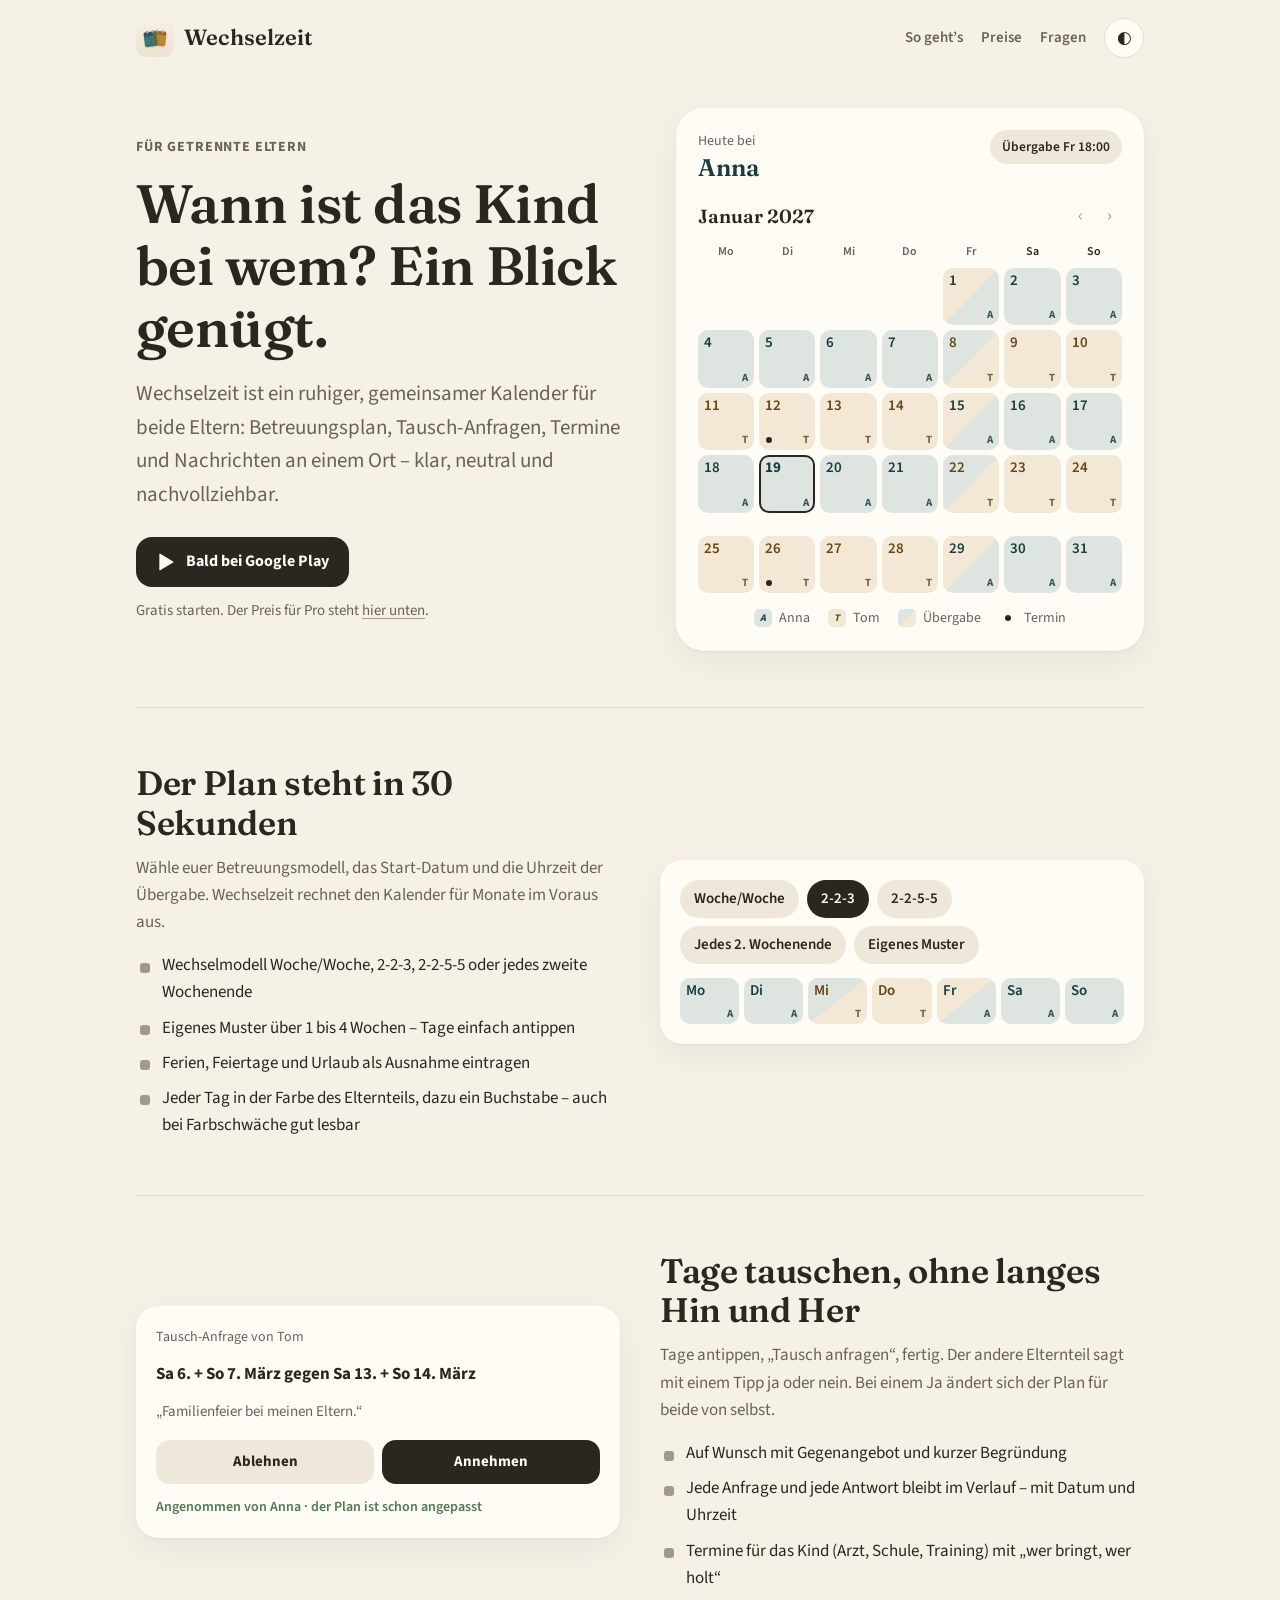
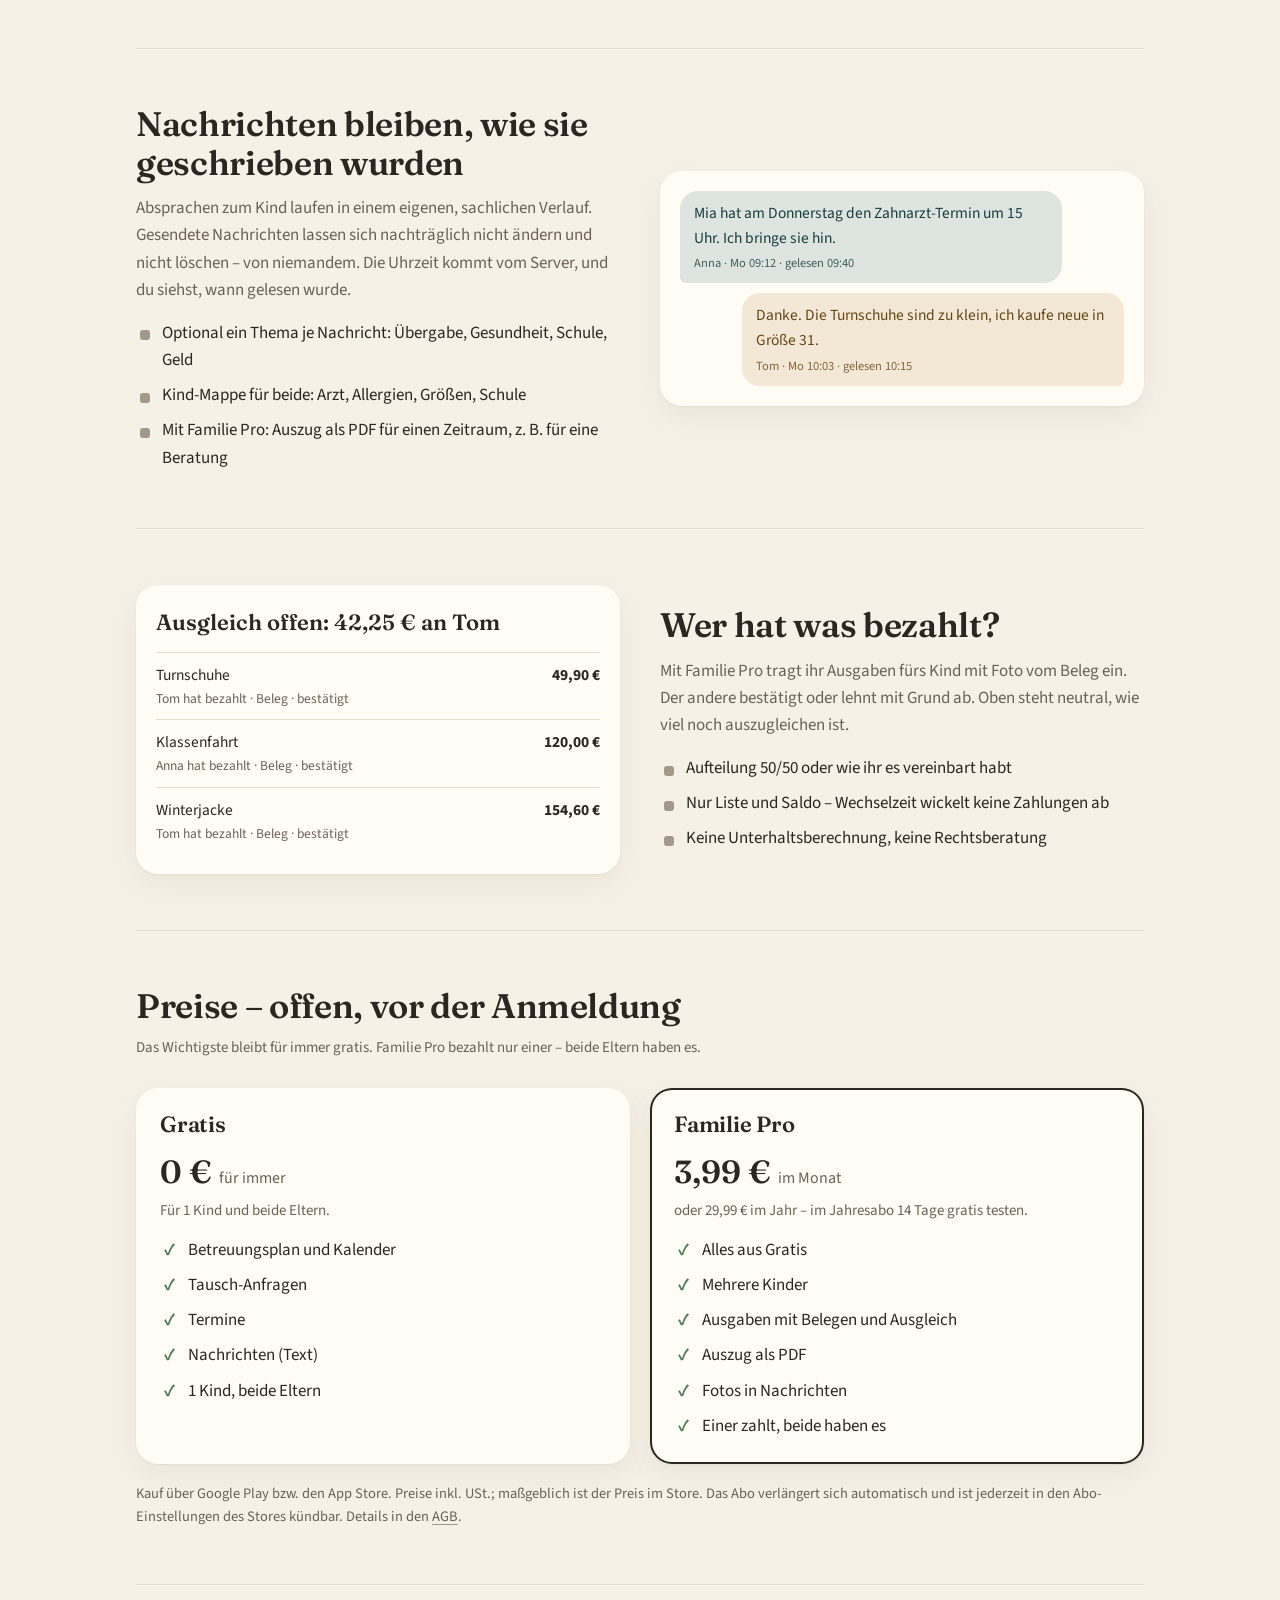
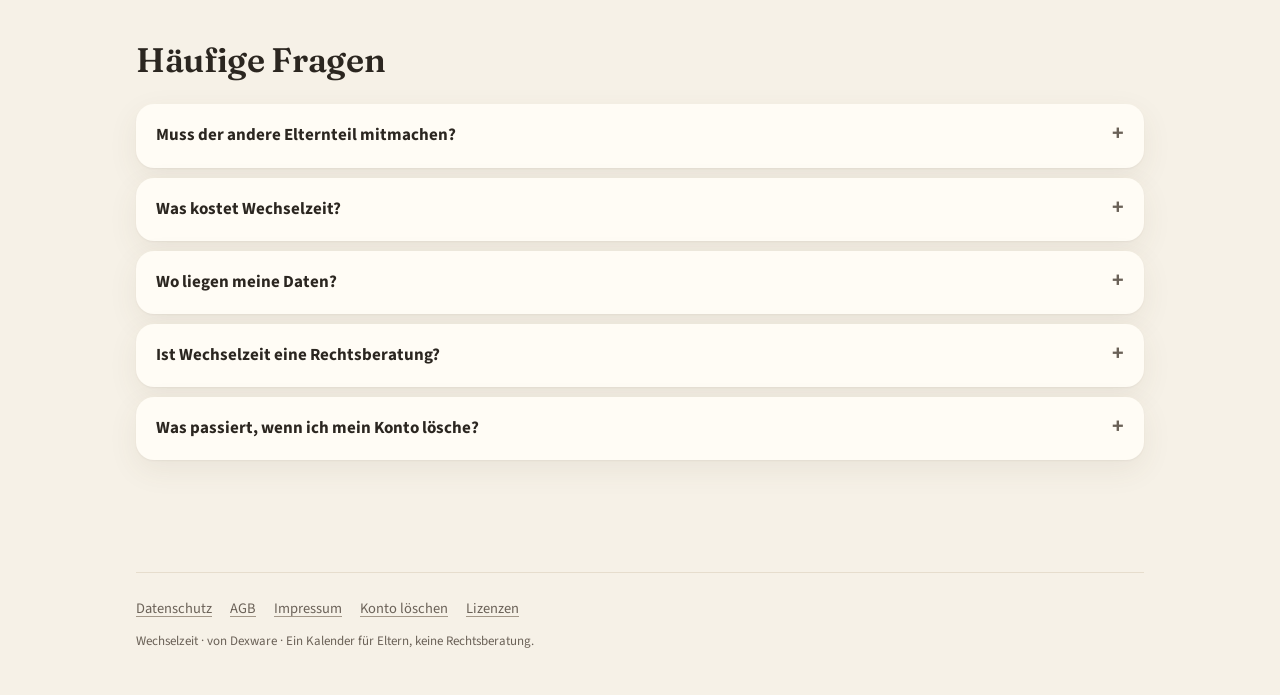
<file: index.html>
<!DOCTYPE html>
<html lang="de">
<head>
  <meta charset="utf-8" />
  <meta name="viewport" content="width=device-width, initial-scale=1" />
  <title>Wechselzeit – der ruhige Kalender für getrennte Eltern</title>
  <meta name="description" content="Wechselzeit zeigt getrennten Eltern, wann das Kind bei wem ist: Plan, Tausch-Anfragen, Termine, Nachrichten gratis. Familie Pro mit Ausgaben, PDF-Auszug." />
  <meta name="robots" content="all" />
  <meta name="theme-color" content="#F6F1E7" media="(prefers-color-scheme: light)" />
  <meta name="theme-color" content="#1A1714" media="(prefers-color-scheme: dark)" />
  <link rel="icon" href="/favicon.ico" sizes="16x16 32x32 48x48" />
  <link rel="icon" type="image/png" sizes="48x48" href="/assets/favicon-48.png" />
  <link rel="icon" type="image/png" sizes="96x96" href="/assets/favicon-96.png" />
  <link rel="icon" type="image/png" sizes="192x192" href="/assets/favicon-192.png" />
  <link rel="apple-touch-icon" href="img/apple-touch-icon.png" />
  <link rel="canonical" href="https://wechselzeit.dexware.app/" />
  <meta property="og:type" content="website" />
  <meta property="og:site_name" content="Wechselzeit" />
  <meta property="og:title" content="Wechselzeit – der ruhige Kalender für getrennte Eltern" />
  <meta property="og:description" content="Wechselzeit zeigt getrennten Eltern, wann das Kind bei wem ist: Plan, Tausch-Anfragen, Termine, Nachrichten gratis. Familie Pro mit Ausgaben, PDF-Auszug." />
  <meta property="og:url" content="https://wechselzeit.dexware.app/" />
  <meta property="og:image" content="https://wechselzeit.dexware.app/img/icon-512.png" />
  <meta property="og:image:width" content="512" />
  <meta property="og:image:height" content="512" />
  <meta property="og:image:alt" content="Symbol der App Wechselzeit" />
  <meta name="twitter:card" content="summary" />
  <script type="application/ld+json">{"@context":"https://schema.org","@type":"SoftwareApplication","name":"Wechselzeit","description":"Wechselzeit zeigt getrennten Eltern, wann das Kind bei wem ist: Plan, Tausch-Anfragen, Termine, Nachrichten gratis. Familie Pro mit Ausgaben, PDF-Auszug.","url":"https://wechselzeit.dexware.app/","image":"https://wechselzeit.dexware.app/img/icon-512.png","operatingSystem":"Android","applicationCategory":"LifestyleApplication","inLanguage":"de","publisher":{"@type":"Organization","@id":"https://dexware.app/#organization","name":"Dexware","url":"https://dexware.app/"}}</script>
  <link rel="preload" href="fonts/Fraunces_600SemiBold.ttf" as="font" type="font/ttf" crossorigin />
  <link rel="stylesheet" href="site.css" />
  <script>(function(){try{var t=localStorage.getItem('wz-theme');if(t==='light'||t==='dark')document.documentElement.setAttribute('data-theme',t);}catch(e){}})();</script>
</head>
<body>
<a class="skip" href="#inhalt">Zum Inhalt springen</a>
<div class="wrap">
  <header class="top">
    <a class="brand" href="./"><img src="img/icon-192.png" alt="" width="38" height="38" />Wechselzeit</a>
    <nav aria-label="Hauptnavigation">
      <a class="hide-s" href="#plan">So geht’s</a>
      <a href="#preise">Preise</a>
      <a class="hide-s" href="#fragen">Fragen</a>
      <button class="theme-btn" type="button" id="themeBtn" aria-label="Hell oder dunkel umschalten">◐</button>
    </nav>
  </header>

  <main id="inhalt">
    <section class="hero" aria-labelledby="titel">
      <div>
        <p class="eyebrow">Für getrennte Eltern</p>
        <h1 id="titel">Wann ist das Kind bei wem? Ein Blick genügt.</h1>
        <p class="lead">Wechselzeit ist ein ruhiger, gemeinsamer Kalender für beide Eltern: Betreuungsplan, Tausch-Anfragen, Termine und Nachrichten an einem Ort – klar, neutral und nachvollziehbar.</p>
        <div class="cta">
          <span class="store-soon" role="note" aria-label="Bald bei Google Play – noch nicht verfügbar">
            <svg viewBox="0 0 24 24" aria-hidden="true" fill="currentColor"><path d="M4 2.8v18.4c0 .5.5.8 1 .6l15.6-9.2c.4-.3.4-.9 0-1.2L5 2.2c-.5-.3-1 .1-1 .6Z"/></svg>
            Bald bei Google Play
          </span>
          <span class="hint">Gratis starten. Der Preis für Pro steht <a href="#preise">hier unten</a>.</span>
        </div>
      </div>

      <figure class="sheet" role="img" aria-label="Beispiel aus der App: Monatskalender Januar. Heute, Dienstag der 19., ist das Kind bei Anna. Die Tage wechseln wochenweise zwischen Anna (Petrol, Buchstabe A) und Tom (Bernstein, Buchstabe T). Übergabetage am Freitag sind schräg geteilt. Nächste Übergabe Freitag, 18 Uhr.">
        <div class="today">
          <div><small>Heute bei</small><div class="who"><span>Anna</span></div></div>
          <span class="chip">Übergabe Fr 18:00</span>
        </div>
        <div class="cal-head"><strong>Januar 2027</strong><span class="arrows">‹ ›</span></div>
        <div class="cal">
          <div class="wd">Mo</div><div class="wd">Di</div><div class="wd">Mi</div><div class="wd">Do</div><div class="wd">Fr</div><div class="wd we">Sa</div><div class="wd we">So</div>
          <div class="day empty"></div>
          <div class="day empty"></div>
          <div class="day empty"></div>
          <div class="day empty"></div>
          <div class="day a ho from-b"><span class="n">1</span><span class="l">A</span></div>
          <div class="day a"><span class="n">2</span><span class="l">A</span></div>
          <div class="day a"><span class="n">3</span><span class="l">A</span></div>
          <div class="day a"><span class="n">4</span><span class="l">A</span></div>
          <div class="day a"><span class="n">5</span><span class="l">A</span></div>
          <div class="day a"><span class="n">6</span><span class="l">A</span></div>
          <div class="day a"><span class="n">7</span><span class="l">A</span></div>
          <div class="day b ho from-a"><span class="n">8</span><span class="l">T</span></div>
          <div class="day b"><span class="n">9</span><span class="l">T</span></div>
          <div class="day b"><span class="n">10</span><span class="l">T</span></div>
          <div class="day b"><span class="n">11</span><span class="l">T</span></div>
          <div class="day b"><span class="n">12</span><i class="dot"></i><span class="l">T</span></div>
          <div class="day b"><span class="n">13</span><span class="l">T</span></div>
          <div class="day b"><span class="n">14</span><span class="l">T</span></div>
          <div class="day a ho from-b"><span class="n">15</span><span class="l">A</span></div>
          <div class="day a"><span class="n">16</span><span class="l">A</span></div>
          <div class="day a"><span class="n">17</span><span class="l">A</span></div>
          <div class="day a"><span class="n">18</span><span class="l">A</span></div>
          <div class="day a today"><span class="n">19</span><span class="l">A</span></div>
          <div class="day a"><span class="n">20</span><span class="l">A</span></div>
          <div class="day a"><span class="n">21</span><span class="l">A</span></div>
          <div class="day b ho from-a"><span class="n">22</span><span class="l">T</span></div>
          <div class="day b"><span class="n">23</span><span class="l">T</span></div>
          <div class="day b"><span class="n">24</span><span class="l">T</span></div>
          <div class="day b"><span class="n">25</span><span class="l">T</span></div>
          <div class="day b"><span class="n">26</span><i class="dot"></i><span class="l">T</span></div>
          <div class="day b"><span class="n">27</span><span class="l">T</span></div>
          <div class="day b"><span class="n">28</span><span class="l">T</span></div>
          <div class="day a ho from-b"><span class="n">29</span><span class="l">A</span></div>
          <div class="day a"><span class="n">30</span><span class="l">A</span></div>
          <div class="day a"><span class="n">31</span><span class="l">A</span></div>
        </div>
        <div class="legend">
          <span><i class="sw a">A</i>Anna</span>
          <span><i class="sw b">T</i>Tom</span>
          <span><i class="sw ho"></i>Übergabe</span>
          <span><i class="sw dot"></i>Termin</span>
        </div>
      </figure>
    </section>

    <section class="block" id="plan" aria-labelledby="h-plan">
      <div class="feature">
        <div>
          <h2 id="h-plan">Der Plan steht in 30 Sekunden</h2>
          <p>Wähle euer Betreuungsmodell, das Start-Datum und die Uhrzeit der Übergabe. Wechselzeit rechnet den Kalender für Monate im Voraus aus.</p>
          <ul>
            <li>Wechselmodell Woche/Woche, 2-2-3, 2-2-5-5 oder jedes zweite Wochenende</li>
            <li>Eigenes Muster über 1 bis 4 Wochen – Tage einfach antippen</li>
            <li>Ferien, Feiertage und Urlaub als Ausnahme eintragen</li>
            <li>Jeder Tag in der Farbe des Elternteils, dazu ein Buchstabe – auch bei Farbschwäche gut lesbar</li>
          </ul>
        </div>
        <div class="visual card" aria-hidden="true">
          <div class="pills">
            <span class="pill">Woche/Woche</span>
            <span class="pill on">2-2-3</span>
            <span class="pill">2-2-5-5</span>
            <span class="pill">Jedes 2. Wochenende</span>
            <span class="pill">Eigenes Muster</span>
          </div>
          <div class="row-days">
            <div class="day a"><span class="n">Mo</span><span class="l">A</span></div>
            <div class="day a"><span class="n">Di</span><span class="l">A</span></div>
            <div class="day b ho from-a"><span class="n">Mi</span><span class="l">T</span></div>
            <div class="day b"><span class="n">Do</span><span class="l">T</span></div>
            <div class="day a ho from-b"><span class="n">Fr</span><span class="l">A</span></div>
            <div class="day a"><span class="n">Sa</span><span class="l">A</span></div>
            <div class="day a"><span class="n">So</span><span class="l">A</span></div>
          </div>
        </div>
      </div>
    </section>

    <section class="block" aria-labelledby="h-tausch">
      <div class="feature">
        <div class="visual card" aria-hidden="true">
          <div class="req">
            <div class="who">Tausch-Anfrage von Tom</div>
            <div class="title">Sa 6. + So 7. März gegen Sa 13. + So 14. März</div>
            <div class="hint">„Familienfeier bei meinen Eltern.“</div>
            <div class="btns"><span class="fake-btn">Ablehnen</span><span class="fake-btn yes">Annehmen</span></div>
            <div class="status">Angenommen von Anna · der Plan ist schon angepasst</div>
          </div>
        </div>
        <div>
          <h2 id="h-tausch">Tage tauschen, ohne langes Hin und Her</h2>
          <p>Tage antippen, „Tausch anfragen“, fertig. Der andere Elternteil sagt mit einem Tipp ja oder nein. Bei einem Ja ändert sich der Plan für beide von selbst.</p>
          <ul>
            <li>Auf Wunsch mit Gegenangebot und kurzer Begründung</li>
            <li>Jede Anfrage und jede Antwort bleibt im Verlauf – mit Datum und Uhrzeit</li>
            <li>Termine für das Kind (Arzt, Schule, Training) mit „wer bringt, wer holt“</li>
          </ul>
        </div>
      </div>
    </section>

    <section class="block" aria-labelledby="h-nachrichten">
      <div class="feature">
        <div>
          <h2 id="h-nachrichten">Nachrichten bleiben, wie sie geschrieben wurden</h2>
          <p>Absprachen zum Kind laufen in einem eigenen, sachlichen Verlauf. Gesendete Nachrichten lassen sich nachträglich nicht ändern und nicht löschen – von niemandem. Die Uhrzeit kommt vom Server, und du siehst, wann gelesen wurde.</p>
          <ul>
            <li>Optional ein Thema je Nachricht: Übergabe, Gesundheit, Schule, Geld</li>
            <li>Kind-Mappe für beide: Arzt, Allergien, Größen, Schule</li>
            <li>Mit Familie Pro: Auszug als PDF für einen Zeitraum, z. B. für eine Beratung</li>
          </ul>
        </div>
        <div class="visual card" aria-hidden="true">
          <div class="msgs">
            <div class="msg a">Mia hat am Donnerstag den Zahnarzt-Termin um 15 Uhr. Ich bringe sie hin.<small>Anna · Mo 09:12 · gelesen 09:40</small></div>
            <div class="msg b">Danke. Die Turnschuhe sind zu klein, ich kaufe neue in Größe 31.<small>Tom · Mo 10:03 · gelesen 10:15</small></div>
          </div>
        </div>
      </div>
    </section>

    <section class="block" aria-labelledby="h-ausgaben">
      <div class="feature">
        <div class="visual card" aria-hidden="true">
          <div class="sum">Ausgleich offen: 42,25 € an Tom</div>
          <div class="exp"><span>Turnschuhe<small>Tom hat bezahlt · Beleg · bestätigt</small></span><span>49,90 €</span></div>
          <div class="exp"><span>Klassenfahrt<small>Anna hat bezahlt · Beleg · bestätigt</small></span><span>120,00 €</span></div>
          <div class="exp"><span>Winterjacke<small>Tom hat bezahlt · Beleg · bestätigt</small></span><span>154,60 €</span></div>
        </div>
        <div>
          <h2 id="h-ausgaben">Wer hat was bezahlt?</h2>
          <p>Mit Familie Pro tragt ihr Ausgaben fürs Kind mit Foto vom Beleg ein. Der andere bestätigt oder lehnt mit Grund ab. Oben steht neutral, wie viel noch auszugleichen ist.</p>
          <ul>
            <li>Aufteilung 50/50 oder wie ihr es vereinbart habt</li>
            <li>Nur Liste und Saldo – Wechselzeit wickelt keine Zahlungen ab</li>
            <li>Keine Unterhaltsberechnung, keine Rechtsberatung</li>
          </ul>
        </div>
      </div>
    </section>

    <section class="block" id="preise" aria-labelledby="h-preise">
      <h2 id="h-preise">Preise – offen, vor der Anmeldung</h2>
      <p class="hint" style="margin-top:10px">Das Wichtigste bleibt für immer gratis. Familie Pro bezahlt nur einer – beide Eltern haben es.</p>
      <div class="prices">
        <div class="price">
          <h3>Gratis</h3>
          <div class="amount">0 € <small>für immer</small></div>
          <p class="sub">Für 1 Kind und beide Eltern.</p>
          <ul>
            <li>Betreuungsplan und Kalender</li>
            <li>Tausch-Anfragen</li>
            <li>Termine</li>
            <li>Nachrichten (Text)</li>
            <li>1 Kind, beide Eltern</li>
          </ul>
        </div>
        <div class="price pro">
          <h3>Familie Pro</h3>
          <div class="amount">3,99 € <small>im Monat</small></div>
          <p class="sub">oder 29,99 € im Jahr – im Jahresabo 14 Tage gratis testen.</p>
          <ul>
            <li>Alles aus Gratis</li>
            <li>Mehrere Kinder</li>
            <li>Ausgaben mit Belegen und Ausgleich</li>
            <li>Auszug als PDF</li>
            <li>Fotos in Nachrichten</li>
            <li>Einer zahlt, beide haben es</li>
          </ul>
        </div>
      </div>
      <p class="small-print">Kauf über Google Play bzw. den App Store. Preise inkl. USt.; maßgeblich ist der Preis im Store. Das Abo verlängert sich automatisch und ist jederzeit in den Abo-Einstellungen des Stores kündbar. Details in den <a href="agb.html">AGB</a>.</p>
    </section>

    <section class="block" id="fragen" aria-labelledby="h-fragen">
      <h2 id="h-fragen">Häufige Fragen</h2>
      <div class="faq">
        <details>
          <summary>Muss der andere Elternteil mitmachen?</summary>
          <p>Nein. Du kannst allein starten: Plan, Termine, eigene Notizen und Ausgaben funktionieren auch nur für dich. Möchte der andere Elternteil dazukommen, lädst du ihn mit einem Code ein. Dann seht ihr beide denselben Plan.</p>
        </details>
        <details>
          <summary>Was kostet Wechselzeit?</summary>
          <p>Plan, Kalender, Tausch-Anfragen, Termine und Nachrichten für 1 Kind und beide Eltern sind gratis – für immer. Familie Pro kostet 3,99 € im Monat oder 29,99 € im Jahr (im Jahresabo 14 Tage gratis testen). Einer zahlt, beide haben es. Kündigen kannst du jederzeit im Store.</p>
        </details>
        <details>
          <summary>Wo liegen meine Daten?</summary>
          <p>Bei unserem Datenbank-Anbieter Supabase, auf Servern in der EU (Frankfurt). Keine Werbung, kein Tracking, keine KI. Sehen können die gemeinsamen Daten nur die beiden Eltern eurer Familie. Mehr dazu im <a href="datenschutz.html">Datenschutz</a>.</p>
        </details>
        <details>
          <summary>Ist Wechselzeit eine Rechtsberatung?</summary>
          <p>Nein. Wechselzeit ist ein Kalender und ein Werkzeug zum Festhalten von Absprachen. Es gibt keine Rechtsberatung und berechnet keinen Unterhalt. Bei Fragen helfen Familienberatung, Jugendamt bzw. Kinder- und Jugendhilfe, Mediation oder eine Anwältin bzw. ein Anwalt.</p>
        </details>
        <details>
          <summary>Was passiert, wenn ich mein Konto lösche?</summary>
          <p>Dein Konto und deine Mitgliedschaft in der Familie werden gelöscht. Was ihr gemeinsam angelegt habt – Plan, Nachrichten, Verlauf – bleibt für den anderen Elternteil erhalten; dort stehst du dann als „Ehemaliges Mitglied“. Warst du allein in der Familie, wird alles gelöscht, auch Fotos. Ein Abo kündigst du separat im Store. <a href="konto-loeschung.html">So geht’s</a>.</p>
        </details>
      </div>
    </section>
  </main>

  <footer>
    <nav aria-label="Rechtliches"><a href="datenschutz.html">Datenschutz</a><a href="agb.html">AGB</a><a href="impressum.html">Impressum</a><a href="konto-loeschung.html">Konto löschen</a><a href="lizenzen.html">Lizenzen</a></nav>
    <div class="by">Wechselzeit · von Dexware · Ein Kalender für Eltern, keine Rechtsberatung.</div>
  </footer>
</div>
<script>(function(){var b=document.getElementById('themeBtn');if(!b)return;b.addEventListener('click',function(){var r=document.documentElement;var cur=r.getAttribute('data-theme')||(matchMedia('(prefers-color-scheme: dark)').matches?'dark':'light');var n=cur==='dark'?'light':'dark';r.setAttribute('data-theme',n);try{localStorage.setItem('wz-theme',n);}catch(e){}});})();</script>
</body>
</html>
</file>
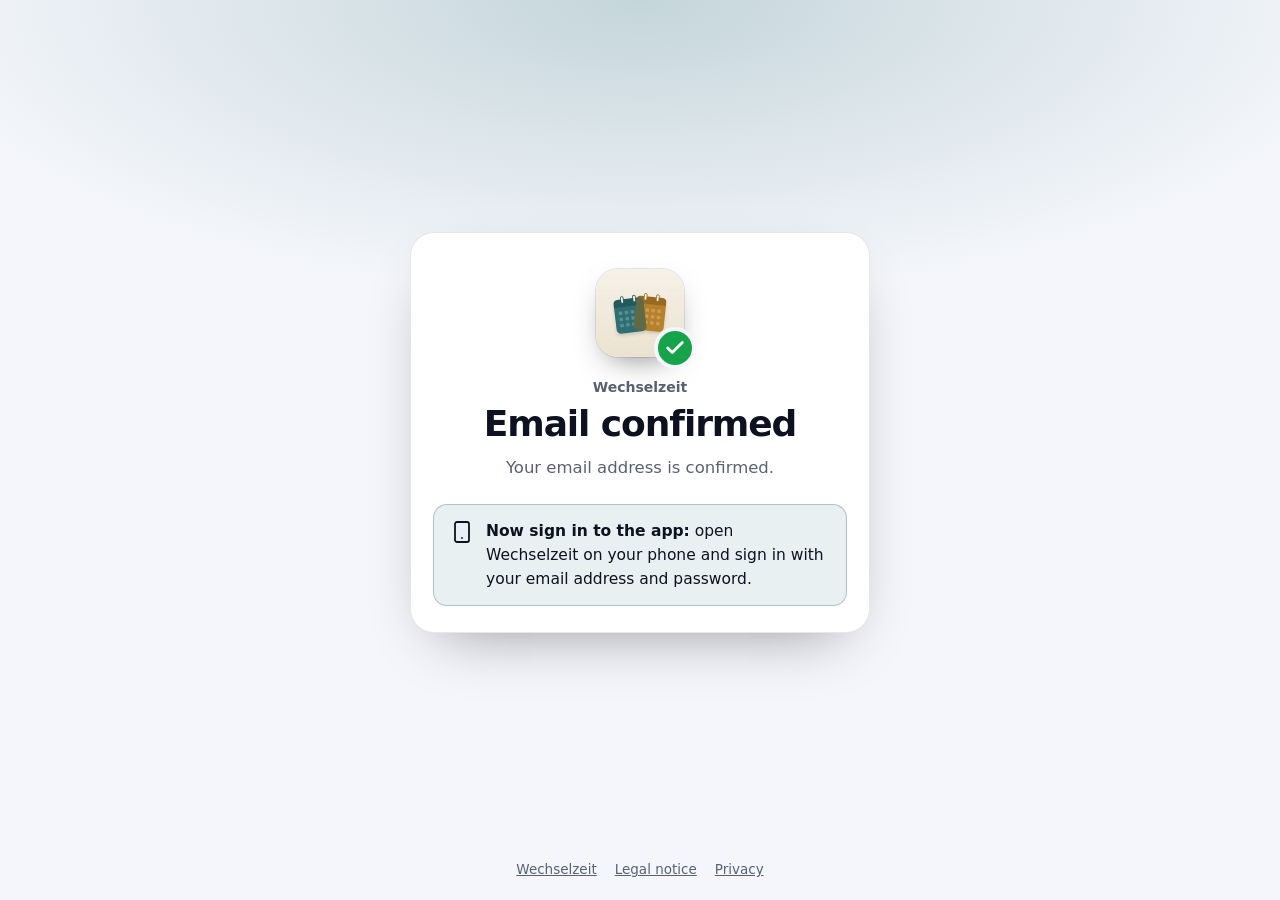
<file: bestaetigt/index.html>
<!DOCTYPE html>
<html lang="de">
<head>
  <meta charset="utf-8" />
  <meta name="viewport" content="width=device-width, initial-scale=1, viewport-fit=cover" />
  <title>E-Mail bestätigt</title>
  <meta name="robots" content="noindex, nofollow" />
  <!-- Anmeldedaten in der Adresse nie an andere Seiten weitergeben; nur eigene Bilder/Schrift, keine fremden Skripte -->
  <meta name="referrer" content="no-referrer" />
  <meta http-equiv="Content-Security-Policy" content="default-src 'none'; img-src 'self'; font-src 'self' https://dexware.app; style-src 'unsafe-inline'; script-src 'unsafe-inline'; base-uri 'none'; form-action 'none'" />
  <meta name="color-scheme" content="dark light" />
  <meta name="theme-color" content="#070b16" media="(prefers-color-scheme: dark)" />
  <meta name="theme-color" content="#f4f6fb" media="(prefers-color-scheme: light)" />
  <link rel="icon" href="/favicon.ico" sizes="16x16 32x32 48x48" />
  <link rel="icon" type="image/png" sizes="48x48" href="/assets/favicon-48.png" />
  <link rel="icon" type="image/png" sizes="96x96" href="/assets/favicon-96.png" />
  <link rel="icon" type="image/png" sizes="192x192" href="/assets/favicon-192.png" />
  <link rel="preload" href="https://dexware.app/assets/inter-latin-var.woff2" as="font" type="font/woff2" crossorigin />
  <style>
    @font-face { font-family: 'Inter'; font-style: normal; font-weight: 100 900; font-display: swap; src: url('https://dexware.app/assets/inter-latin-var.woff2') format('woff2'); }
    :root { --bg: #070b16; --card: rgba(255,255,255,.04); --border: rgba(255,255,255,.1); --ink: #f4f5f8; --muted: #a6abb8;
      --c: #4F7CFF; --on: #fff; --ok: #22c55e; --warn: #f59e0b; color-scheme: dark; }
    @media (prefers-color-scheme: light) {
      :root { --bg: #f4f6fb; --card: #fff; --border: rgba(16,24,40,.1); --ink: #0d1220; --muted: #586074; --ok: #16a34a; --warn: #d97706; color-scheme: light; }
    }
    * { box-sizing: border-box; margin: 0; padding: 0; }
    body { min-height: 100vh; min-height: 100svh; display: flex; flex-direction: column; align-items: center;
      padding: max(28px, env(safe-area-inset-top)) 16px max(20px, env(safe-area-inset-bottom));
      background: var(--bg); background-image: radial-gradient(80% 46% at 50% 0%, rgba(79,124,255,.18), transparent 72%);
      background-image: radial-gradient(80% 46% at 50% 0%, color-mix(in oklab, var(--c) 24%, transparent), transparent 72%); background-repeat: no-repeat;
      color: var(--ink); font: 400 16px/1.55 'Inter', system-ui, -apple-system, 'Segoe UI', Roboto, sans-serif; -webkit-font-smoothing: antialiased; }
    main { width: 100%; max-width: 460px; margin: auto 0; text-align: center; padding: 36px 22px 26px; border-radius: 24px;
      background: var(--card); border: 1px solid var(--border); box-shadow: 0 24px 60px -30px rgba(0,0,0,.45); }
    .mark { position: relative; width: 88px; height: 88px; margin: 0 auto 20px; }
    .mark img { display: block; width: 88px; height: 88px; border-radius: 22px; box-shadow: 0 0 0 1px var(--border), 0 12px 30px -12px rgba(0,0,0,.5); }
    .badge { position: absolute; right: -12px; bottom: -12px; width: 42px; height: 42px; border-radius: 50%; display: grid; place-items: center;
      background: var(--ok); color: #fff; border: 4px solid var(--bg); }
    .badge.warn { background: var(--warn); }
    .badge .i { width: 22px; height: 22px; stroke-width: 3; }
    .badge.warn .i { stroke-width: 2.4; }
    .kicker { font-size: 14px; font-weight: 650; color: var(--muted); }
    h1 { font-size: clamp(28px, 8vw, 36px); line-height: 1.12; letter-spacing: -.03em; font-weight: 780; margin: 6px 0 10px; overflow-wrap: anywhere; }
    .sub { color: var(--muted); font-size: 16.5px; }
    .i { width: 20px; height: 20px; flex: none; }
    .btn { display: flex; align-items: center; justify-content: center; gap: 10px; width: 100%; min-height: 54px; margin-top: 24px; padding: 10px 20px;
      border-radius: 14px; background: var(--c); color: var(--on); font-weight: 700; font-size: 17px; line-height: 1.25; text-decoration: none; }
    .btn.ghost { min-height: 48px; margin-top: 18px; background: transparent; color: var(--ink); box-shadow: inset 0 0 0 1px var(--border); font-weight: 650; font-size: 15.5px; }
    .btn:focus-visible { outline: 3px solid var(--ink); outline-offset: 3px; }
    .note { margin-top: 12px; font-size: 14px; color: var(--muted); }
    .box { display: flex; gap: 12px; align-items: flex-start; text-align: left; margin-top: 24px; padding: 14px 16px; border-radius: 14px; font-size: 15.5px;
      background: rgba(127,127,127,.08); border: 1px solid var(--border);
      background: color-mix(in oklab, var(--c) 10%, transparent); border-color: color-mix(in oklab, var(--c) 34%, transparent); }
    .box .i { width: 24px; height: 24px; margin-top: 1px; color: var(--ink); }
    .steps { list-style: none; counter-reset: s; display: grid; gap: 12px; margin-top: 22px; text-align: left; font-size: 15.5px; }
    .steps li { counter-increment: s; display: flex; gap: 12px; }
    .steps li::before { content: counter(s); flex: none; width: 26px; height: 26px; margin-top: 1px; border-radius: 50%; display: grid; place-items: center;
      font-size: 13.5px; font-weight: 700; background: var(--c); color: var(--on); }
    footer { display: flex; flex-wrap: wrap; justify-content: center; gap: 6px 18px; margin-top: 22px; font-size: 13.5px; color: var(--muted); }
    footer a { color: var(--muted); }
    noscript p { margin-top: 12px; }
  </style>
</head>
<body>
  <main>
    <div class="mark"><img id="ic" src="i/wechselzeit.webp" alt="" width="88" height="88" /><span class="badge" id="bd"><svg class="i" viewBox="0 0 24 24" fill="none" stroke="currentColor" stroke-width="1.8" stroke-linecap="round" stroke-linejoin="round" aria-hidden="true"><path d="M20 6 9 17l-5-5" /></svg></span></div>
    <p class="kicker" id="kk">Wechselzeit</p>
    <h1 id="hh">E-Mail bestätigt</h1>
    <p class="sub" id="ss">Deine E-Mail-Adresse ist bestätigt.</p>
    <div id="xx"></div>
  </main>
  <footer id="ff"><a href="https://wechselzeit.dexware.app/">Wechselzeit</a><a href="https://wechselzeit.dexware.app/impressum.html">Impressum</a><a href="https://wechselzeit.dexware.app/datenschutz.html">Datenschutz</a></footer>
  <script>
    (function () {
      var A = {"wechselzeit":{"n":"Wechselzeit","c":"#2E6E73","t":"#ffffff","l":"wechselzeit://confirm-email","d":"","o":"https://wechselzeit.dexware.app"}};
      var T = {"de":{"theApp":"der App","okTitle":"E-Mail bestätigt","okSub":"Deine E-Mail-Adresse ist bestätigt.","okSubNeutral":"Deine E-Mail-Adresse ist bestätigt. Öffne jetzt die App, mit der du dich registriert hast, und melde dich mit deiner E-Mail-Adresse und deinem Passwort an.","open":"{a} öffnen","openDx":"In Dexware öffnen","noteLogin":"Die App öffnet sich und meldet dich direkt an.","noteNoLogin":"Jetzt in der App anmelden: mit deiner E-Mail-Adresse und deinem Passwort.","notOpen":"Öffnet sich nichts? Starte {a} selbst und melde dich mit deiner E-Mail-Adresse und deinem Passwort an.","pc":"\u003cb>Jetzt in der App anmelden:\u003c/b> Öffne {a} auf deinem Handy und melde dich mit deiner E-Mail-Adresse und deinem Passwort an.","pcDx":"\u003cb>Jetzt in der App anmelden:\u003c/b> Öffne die Dexware-App auf deinem Handy, wähle {a} und melde dich mit deiner E-Mail-Adresse und deinem Passwort an.","dash":"{a} im Dexware-Dashboard öffnen","dashNote":"Lieber am PC? Im Dashboard meldest du dich mit denselben Daten an.","errTitle":"Link abgelaufen oder schon benutzt","errTitle2":"Bestätigung hat nicht geklappt","errSub":"Dieser Bestätigungslink gilt nicht mehr. Das passiert, wenn er schon älter ist oder schon einmal geöffnet wurde – manche E-Mail-Programme öffnen Links vorab zur Prüfung.","step1":"Melde dich in {a} mit deiner E-Mail-Adresse und deinem Passwort an – vielleicht ist deine Adresse schon bestätigt.","step2":"Klappt das nicht, tippe beim Anmelden auf „Bestätigungs-Mail erneut senden“ – oder registriere dich in {a} noch einmal mit derselben E-Mail-Adresse. Du bekommst dann einen neuen Bestätigungslink.","dashErr":"Im Dexware-Dashboard anmelden","dashErrNote":"Dort kannst du dir auch eine neue Bestätigungs-Mail schicken lassen.","legal":["Impressum","Datenschutz"]},"en":{"theApp":"the app","okTitle":"Email confirmed","okSub":"Your email address is confirmed.","okSubNeutral":"Your email address is confirmed. Now open the app you signed up with and sign in with your email address and password.","open":"Open {a}","openDx":"Open in Dexware","noteLogin":"The app opens and signs you in right away.","noteNoLogin":"Now sign in to the app with your email address and password.","notOpen":"Nothing happens? Open {a} yourself and sign in with your email address and password.","pc":"\u003cb>Now sign in to the app:\u003c/b> open {a} on your phone and sign in with your email address and password.","pcDx":"\u003cb>Now sign in to the app:\u003c/b> open the Dexware app on your phone, choose {a} and sign in with your email address and password.","dash":"Open {a} in the Dexware dashboard","dashNote":"Prefer your computer? Sign in to the dashboard with the same details.","errTitle":"Link expired or already used","errTitle2":"Confirmation did not work","errSub":"This confirmation link is no longer valid. That happens when it is older or has already been opened – some email programs open links in advance to check them.","step1":"Sign in to {a} with your email address and password – your address may already be confirmed.","step2":"If that does not work, tap “Bestätigungs-Mail erneut senden” (resend confirmation email) when signing in – or sign up in {a} again with the same email address. You will then get a new confirmation link.","dashErr":"Sign in to the Dexware dashboard","dashErrNote":"There you can also request a new confirmation email.","legal":["Legal notice","Privacy"]}};
      var SVG = {"check":"\u003csvg class=\"i\" viewBox=\"0 0 24 24\" fill=\"none\" stroke=\"currentColor\" stroke-width=\"1.8\" stroke-linecap=\"round\" stroke-linejoin=\"round\" aria-hidden=\"true\">\u003cpath d=\"M20 6 9 17l-5-5\" />\u003c/svg>","warn":"\u003csvg class=\"i\" viewBox=\"0 0 24 24\" fill=\"none\" stroke=\"currentColor\" stroke-width=\"1.8\" stroke-linecap=\"round\" stroke-linejoin=\"round\" aria-hidden=\"true\">\u003cpath d=\"m21.73 18-8-14a2 2 0 0 0-3.48 0l-8 14A2 2 0 0 0 4 21h16a2 2 0 0 0 1.73-3\" />\u003cpath d=\"M12 9v4\" />\u003cpath d=\"M12 17h.01\" />\u003c/svg>","phone":"\u003csvg class=\"i\" viewBox=\"0 0 24 24\" fill=\"none\" stroke=\"currentColor\" stroke-width=\"1.8\" stroke-linecap=\"round\" stroke-linejoin=\"round\" aria-hidden=\"true\">\u003crect width=\"14\" height=\"20\" x=\"5\" y=\"2\" rx=\"2\" ry=\"2\" />\u003cpath d=\"M12 18h.01\" />\u003c/svg>","pc":"\u003csvg class=\"i\" viewBox=\"0 0 24 24\" fill=\"none\" stroke=\"currentColor\" stroke-width=\"1.8\" stroke-linecap=\"round\" stroke-linejoin=\"round\" aria-hidden=\"true\">\u003crect width=\"20\" height=\"14\" x=\"2\" y=\"3\" rx=\"2\" />\u003cline x1=\"8\" x2=\"16\" y1=\"21\" y2=\"21\" />\u003cline x1=\"12\" x2=\"12\" y1=\"17\" y2=\"21\" />\u003c/svg>","go":"\u003csvg class=\"i\" viewBox=\"0 0 24 24\" fill=\"none\" stroke=\"currentColor\" stroke-width=\"1.8\" stroke-linecap=\"round\" stroke-linejoin=\"round\" aria-hidden=\"true\">\u003cpath d=\"M5 12h14\" />\u003cpath d=\"m12 5 7 7-7 7\" />\u003c/svg>"};
      var q = new URLSearchParams(location.search), h = new URLSearchParams(location.hash.replace(/^#/, ''));
      var val = function (k) { return h.get(k) || q.get(k) || ''; };
      var slug = (q.get('app') || '').toLowerCase();
      // Fassung auf der App-Domain: immer diese App (auch ohne/mit fremdem ?app=)
      if (!Object.prototype.hasOwnProperty.call(A, slug)) slug = "wechselzeit";
      var a = Object.prototype.hasOwnProperty.call(A, slug) ? A[slug] : null;
      var dx = q.get('in') === 'dexware';
      var code = val('error_code'), err = val('error') || code;
      var login = !!(h.get('access_token') || q.get('code'));
      var en = !/^de/i.test(navigator.language || 'de');
      var L = T[en ? 'en' : 'de'];
      var ua = navigator.userAgent || '';
      var mobile = /Android|iPhone|iPad|iPod/i.test(ua) || (navigator.maxTouchPoints > 1 && /Macintosh/.test(ua));
      // Weitergabe an die App: unveränderte Adresse (?app=…&code=… / #access_token=…), wie vorher direkt aus der Mail
      var tail = location.search + location.hash;
      var name = a ? a.n : L.theApp;
      var fill = function (s) { return s.split('{a}').join(name); };
      var $ = function (id) { return document.getElementById(id); };
      var el = function (tag, cls, html) { var e = document.createElement(tag); if (cls) e.className = cls; if (html != null) e.innerHTML = html; return e; };
      var x = $('xx');

      // Anmeldedaten und Fehler aus der Adressleiste nehmen (Verlauf, Bildschirmfoto, Teilen) — der Knopf hat sie schon.
      if (location.hash || q.has('code') || err) {
        try { history.replaceState(null, '', location.pathname + (a ? '?app=' + slug + (dx ? '&in=dexware' : '') : '')); } catch (e) {}
      }
      if (en) document.documentElement.lang = 'en';
      if (a) {
        document.documentElement.style.setProperty('--c', a.c);
        document.documentElement.style.setProperty('--on', a.t);
        $('ic').src = 'i/' + slug + '.webp';
        $('kk').textContent = dx ? a.n + ' · Dexware' : a.n;
      }
      // Knopf „App öffnen“: in der Sammel-App über die Hülle (dexware://app/<slug>/confirm-email)
      var deep = a ? (dx ? 'dexware://app/' + slug + '/confirm-email' : a.l) : '';
      var dashUrl = a && a.d ? 'https://dashboard.dexware.app/app/' + a.d : '';
      var button = function (cls, href, icon, label) { var b = el('a', cls, icon + '<span></span>'); b.href = href; b.lastChild.textContent = label; return b; };

      if (err) {
        $('bd').className = 'badge warn';
        $('bd').innerHTML = SVG.warn;
        $('hh').textContent = (code === 'otp_expired' || err === 'access_denied') ? L.errTitle : L.errTitle2;
        $('ss').textContent = L.errSub;
        var ol = el('ol', 'steps');
        ol.appendChild(el('li', '', '')).textContent = fill(L.step1);
        ol.appendChild(el('li', '', '')).textContent = fill(L.step2);
        x.appendChild(ol);
        // App nur öffnen (ohne den ungültigen Link) — dort anmelden bzw. neu registrieren
        if (mobile && deep) x.appendChild(button('btn', dx ? 'dexware://' : deep.split('://')[0] + '://', SVG.phone, dx ? L.openDx : fill(L.open)));
        if (dashUrl) {
          x.appendChild(button('btn ghost', dashUrl, SVG.pc, L.dashErr));
          x.appendChild(el('p', 'note', '')).textContent = L.dashErrNote;
        }
      } else {
        $('hh').textContent = L.okTitle;
        $('ss').textContent = a ? L.okSub : L.okSubNeutral;
        if (a && mobile) {
          x.appendChild(button('btn', deep + tail, SVG.phone, dx ? L.openDx : fill(L.open)));
          x.appendChild(el('p', 'note', '')).textContent = login ? L.noteLogin : L.noteNoLogin;
          x.appendChild(el('p', 'note', '')).textContent = fill(L.notOpen);
        } else if (a) {
          // Text und Name stammen nur aus den Daten oben (nichts aus der Adresse) → innerHTML ist hier unbedenklich
          x.appendChild(el('div', 'box', SVG.phone + '<span>' + fill(dx ? L.pcDx : L.pc) + '</span>'));
          if (dashUrl) {
            x.appendChild(button('btn ghost', dashUrl, SVG.pc, fill(L.dash)));
            x.appendChild(el('p', 'note', '')).textContent = L.dashNote;
          }
        }
      }
      document.title = $('hh').textContent + (a ? ' – ' + a.n : '');

      var f = $('ff');
      f.innerHTML = '';
      var link = function (href, text) { var l = document.createElement('a'); l.href = href; l.textContent = text; f.appendChild(l); };
      if (a && a.o) { link(a.o + '/', a.n); link(a.o + '/impressum.html', L.legal[0]); link(a.o + '/datenschutz.html', L.legal[1]); }
      else { link('/', 'Dexware'); link('/impressum.html', L.legal[0]); link('/datenschutz.html', L.legal[1]); }
    })();
  </script>
</body>
</html>
</file>
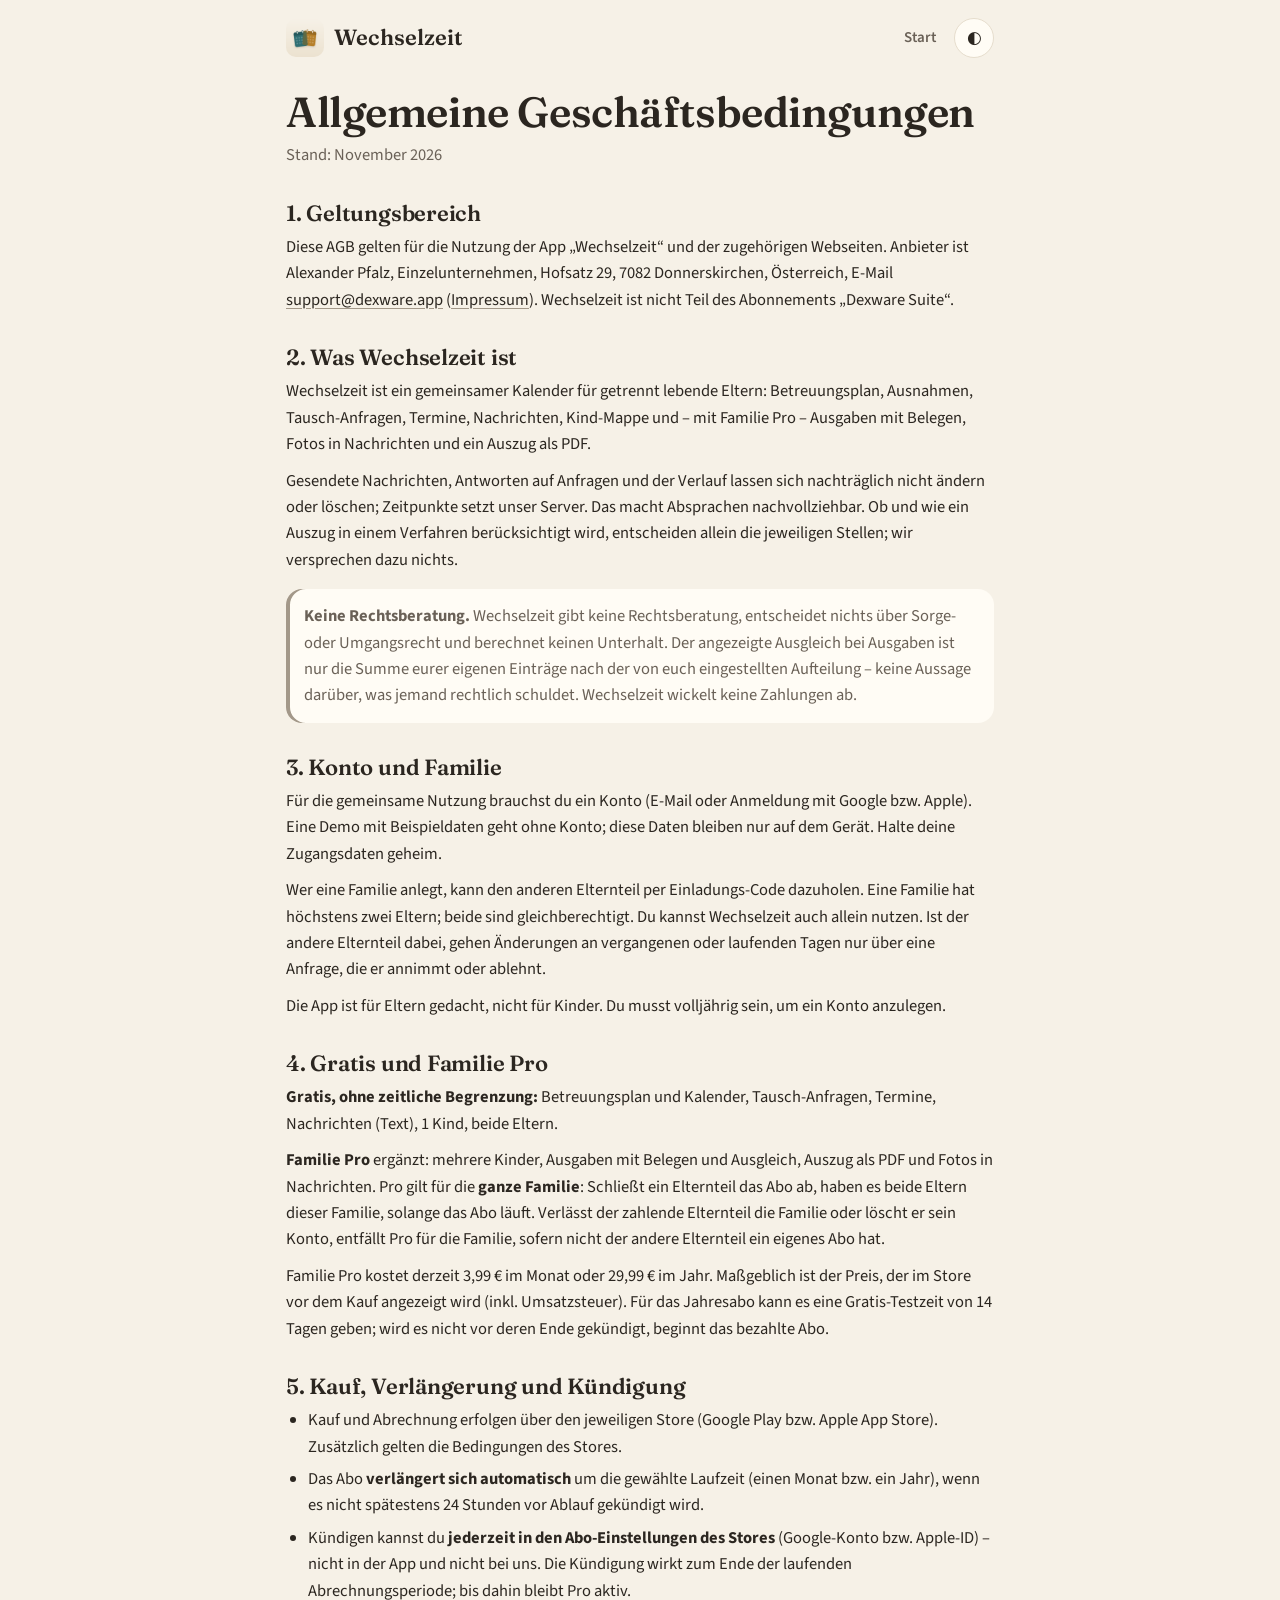
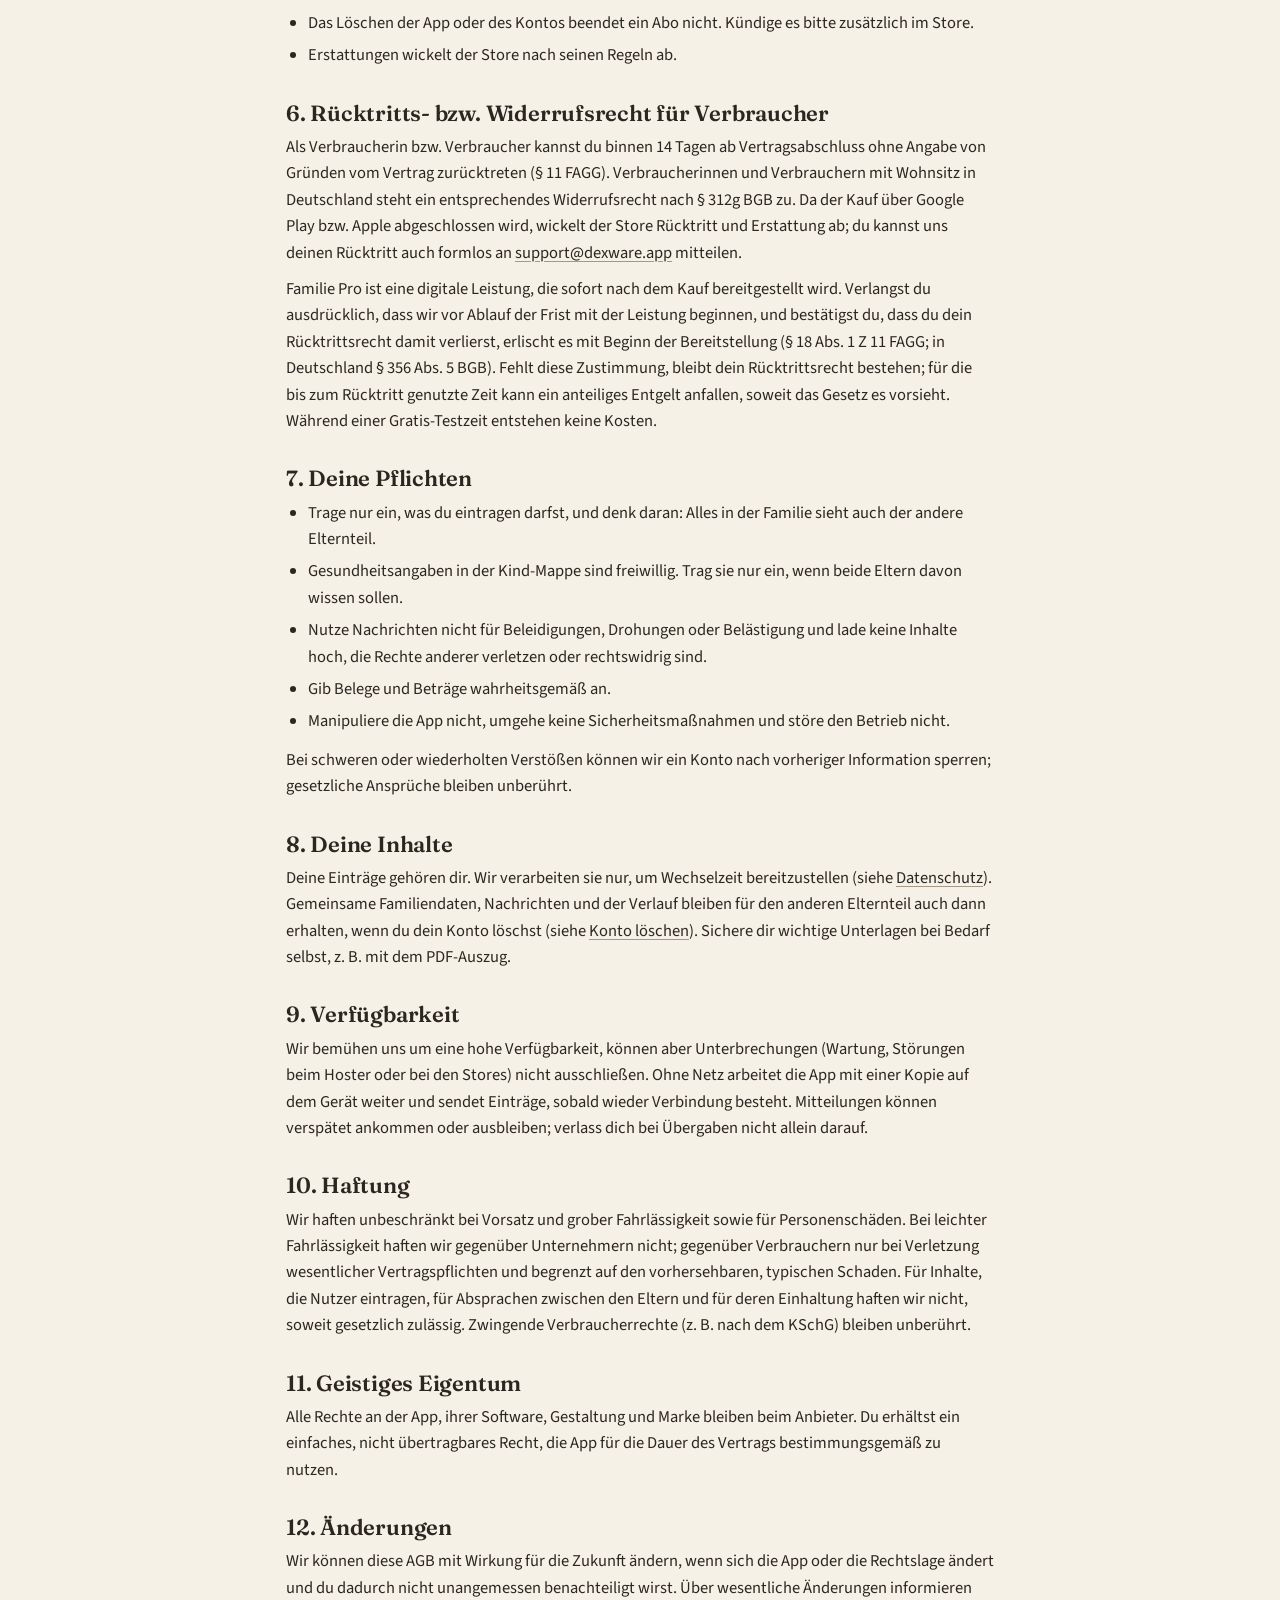
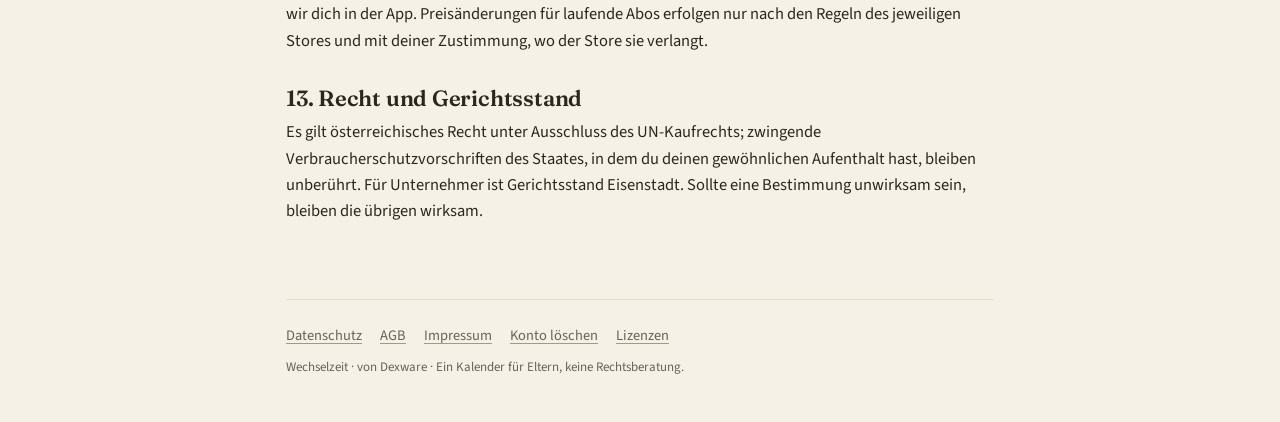
<file: agb.html>
<!DOCTYPE html>
<html lang="de">
<head>
  <meta charset="utf-8" />
  <meta name="viewport" content="width=device-width, initial-scale=1" />
  <title>AGB – Wechselzeit</title>
  <meta name="description" content="Allgemeine Geschäftsbedingungen für Wechselzeit und das Abo Familie Pro." />
  <meta name="robots" content="all" />
  <meta name="theme-color" content="#F6F1E7" media="(prefers-color-scheme: light)" />
  <meta name="theme-color" content="#1A1714" media="(prefers-color-scheme: dark)" />
  <link rel="icon" href="/favicon.ico" sizes="16x16 32x32 48x48" />
  <link rel="icon" type="image/png" sizes="48x48" href="/assets/favicon-48.png" />
  <link rel="icon" type="image/png" sizes="96x96" href="/assets/favicon-96.png" />
  <link rel="icon" type="image/png" sizes="192x192" href="/assets/favicon-192.png" />
  <link rel="apple-touch-icon" href="img/apple-touch-icon.png" />
  <link rel="canonical" href="https://wechselzeit.dexware.app/agb.html" />
  <link rel="stylesheet" href="site.css" />
  <script>(function(){try{var t=localStorage.getItem('wz-theme');if(t==='light'||t==='dark')document.documentElement.setAttribute('data-theme',t);}catch(e){}})();</script>
  <meta property="og:type" content="website" />
  <meta property="og:site_name" content="Wechselzeit" />
  <meta property="og:title" content="AGB – Wechselzeit" />
  <meta property="og:description" content="Allgemeine Geschäftsbedingungen für Wechselzeit und das Abo Familie Pro." />
  <meta property="og:url" content="https://wechselzeit.dexware.app/agb.html" />
  <meta property="og:image" content="https://wechselzeit.dexware.app/img/icon-512.png" />
  <meta property="og:image:width" content="512" />
  <meta property="og:image:height" content="512" />
  <meta name="twitter:card" content="summary" />
  <script type="application/ld+json">{"@context":"https://schema.org","@graph":[{"@type":"WebPage","@id":"https://wechselzeit.dexware.app/agb.html#webpage","url":"https://wechselzeit.dexware.app/agb.html","name":"AGB","description":"Allgemeine Geschäftsbedingungen für Wechselzeit und das Abo Familie Pro.","inLanguage":"de","isPartOf":{"@type":"WebSite","url":"https://wechselzeit.dexware.app/","name":"Wechselzeit"},"publisher":{"@type":"Organization","@id":"https://dexware.app/#organization","name":"Dexware","url":"https://dexware.app/"}},{"@type":"BreadcrumbList","itemListElement":[{"@type":"ListItem","position":1,"name":"Wechselzeit","item":"https://wechselzeit.dexware.app/"},{"@type":"ListItem","position":2,"name":"AGB","item":"https://wechselzeit.dexware.app/agb.html"}]}]}</script>
</head>
<body>
<a class="skip" href="#inhalt">Zum Inhalt springen</a>
<div class="wrap narrow">
  <header class="top"><a class="brand" href="./"><img src="img/icon-192.png" alt="" width="38" height="38" />Wechselzeit</a><nav aria-label="Hauptnavigation"><a href="./">Start</a><button class="theme-btn" type="button" id="themeBtn" aria-label="Hell oder dunkel umschalten">◐</button></nav></header>
  <main class="doc" id="inhalt">

  <h1>Allgemeine Geschäftsbedingungen</h1>
  <p class="stand">Stand: November 2026</p>

  <h2>1. Geltungsbereich</h2>
  <p>Diese AGB gelten für die Nutzung der App „Wechselzeit“ und der zugehörigen Webseiten. Anbieter ist Alexander Pfalz, Einzelunternehmen, Hofsatz 29, 7082 Donnerskirchen, Österreich, E-Mail <a href="mailto:support@dexware.app">support@dexware.app</a> (<a href="impressum.html">Impressum</a>). Wechselzeit ist nicht Teil des Abonnements „Dexware Suite“.</p>

  <h2>2. Was Wechselzeit ist</h2>
  <p>Wechselzeit ist ein gemeinsamer Kalender für getrennt lebende Eltern: Betreuungsplan, Ausnahmen, Tausch-Anfragen, Termine, Nachrichten, Kind-Mappe und – mit Familie Pro – Ausgaben mit Belegen, Fotos in Nachrichten und ein Auszug als PDF.</p>
  <p>Gesendete Nachrichten, Antworten auf Anfragen und der Verlauf lassen sich nachträglich nicht ändern oder löschen; Zeitpunkte setzt unser Server. Das macht Absprachen nachvollziehbar. Ob und wie ein Auszug in einem Verfahren berücksichtigt wird, entscheiden allein die jeweiligen Stellen; wir versprechen dazu nichts.</p>
  <div class="note">
    <p><strong>Keine Rechtsberatung.</strong> Wechselzeit gibt keine Rechtsberatung, entscheidet nichts über Sorge- oder Umgangsrecht und berechnet keinen Unterhalt. Der angezeigte Ausgleich bei Ausgaben ist nur die Summe eurer eigenen Einträge nach der von euch eingestellten Aufteilung – keine Aussage darüber, was jemand rechtlich schuldet. Wechselzeit wickelt keine Zahlungen ab.</p>
  </div>

  <h2>3. Konto und Familie</h2>
  <p>Für die gemeinsame Nutzung brauchst du ein Konto (E-Mail oder Anmeldung mit Google bzw. Apple). Eine Demo mit Beispieldaten geht ohne Konto; diese Daten bleiben nur auf dem Gerät. Halte deine Zugangsdaten geheim.</p>
  <p>Wer eine Familie anlegt, kann den anderen Elternteil per Einladungs-Code dazuholen. Eine Familie hat höchstens zwei Eltern; beide sind gleichberechtigt. Du kannst Wechselzeit auch allein nutzen. Ist der andere Elternteil dabei, gehen Änderungen an vergangenen oder laufenden Tagen nur über eine Anfrage, die er annimmt oder ablehnt.</p>
  <p>Die App ist für Eltern gedacht, nicht für Kinder. Du musst volljährig sein, um ein Konto anzulegen.</p>

  <h2>4. Gratis und Familie Pro</h2>
  <p><strong>Gratis, ohne zeitliche Begrenzung:</strong> Betreuungsplan und Kalender, Tausch-Anfragen, Termine, Nachrichten (Text), 1 Kind, beide Eltern.</p>
  <p><strong>Familie Pro</strong> ergänzt: mehrere Kinder, Ausgaben mit Belegen und Ausgleich, Auszug als PDF und Fotos in Nachrichten. Pro gilt für die <strong>ganze Familie</strong>: Schließt ein Elternteil das Abo ab, haben es beide Eltern dieser Familie, solange das Abo läuft. Verlässt der zahlende Elternteil die Familie oder löscht er sein Konto, entfällt Pro für die Familie, sofern nicht der andere Elternteil ein eigenes Abo hat.</p>
  <p>Familie Pro kostet derzeit 3,99 € im Monat oder 29,99 € im Jahr. Maßgeblich ist der Preis, der im Store vor dem Kauf angezeigt wird (inkl. Umsatzsteuer). Für das Jahresabo kann es eine Gratis-Testzeit von 14 Tagen geben; wird es nicht vor deren Ende gekündigt, beginnt das bezahlte Abo.</p>

  <h2>5. Kauf, Verlängerung und Kündigung</h2>
  <ul>
    <li>Kauf und Abrechnung erfolgen über den jeweiligen Store (Google Play bzw. Apple App Store). Zusätzlich gelten die Bedingungen des Stores.</li>
    <li>Das Abo <strong>verlängert sich automatisch</strong> um die gewählte Laufzeit (einen Monat bzw. ein Jahr), wenn es nicht spätestens 24 Stunden vor Ablauf gekündigt wird.</li>
    <li>Kündigen kannst du <strong>jederzeit in den Abo-Einstellungen des Stores</strong> (Google-Konto bzw. Apple-ID) – nicht in der App und nicht bei uns. Die Kündigung wirkt zum Ende der laufenden Abrechnungsperiode; bis dahin bleibt Pro aktiv.</li>
    <li>Das Löschen der App oder des Kontos beendet ein Abo nicht. Kündige es bitte zusätzlich im Store.</li>
    <li>Erstattungen wickelt der Store nach seinen Regeln ab.</li>
  </ul>

  <h2>6. Rücktritts- bzw. Widerrufsrecht für Verbraucher</h2>
  <p>Als Verbraucherin bzw. Verbraucher kannst du binnen 14 Tagen ab Vertragsabschluss ohne Angabe von Gründen vom Vertrag zurücktreten (§ 11 FAGG). Verbraucherinnen und Verbrauchern mit Wohnsitz in Deutschland steht ein entsprechendes Widerrufsrecht nach § 312g BGB zu. Da der Kauf über Google Play bzw. Apple abgeschlossen wird, wickelt der Store Rücktritt und Erstattung ab; du kannst uns deinen Rücktritt auch formlos an <a href="mailto:support@dexware.app">support@dexware.app</a> mitteilen.</p>
  <p>Familie Pro ist eine digitale Leistung, die sofort nach dem Kauf bereitgestellt wird. Verlangst du ausdrücklich, dass wir vor Ablauf der Frist mit der Leistung beginnen, und bestätigst du, dass du dein Rücktrittsrecht damit verlierst, erlischt es mit Beginn der Bereitstellung (§ 18 Abs. 1 Z 11 FAGG; in Deutschland § 356 Abs. 5 BGB). Fehlt diese Zustimmung, bleibt dein Rücktrittsrecht bestehen; für die bis zum Rücktritt genutzte Zeit kann ein anteiliges Entgelt anfallen, soweit das Gesetz es vorsieht. Während einer Gratis-Testzeit entstehen keine Kosten.</p>

  <h2>7. Deine Pflichten</h2>
  <ul>
    <li>Trage nur ein, was du eintragen darfst, und denk daran: Alles in der Familie sieht auch der andere Elternteil.</li>
    <li>Gesundheitsangaben in der Kind-Mappe sind freiwillig. Trag sie nur ein, wenn beide Eltern davon wissen sollen.</li>
    <li>Nutze Nachrichten nicht für Beleidigungen, Drohungen oder Belästigung und lade keine Inhalte hoch, die Rechte anderer verletzen oder rechtswidrig sind.</li>
    <li>Gib Belege und Beträge wahrheitsgemäß an.</li>
    <li>Manipuliere die App nicht, umgehe keine Sicherheitsmaßnahmen und störe den Betrieb nicht.</li>
  </ul>
  <p>Bei schweren oder wiederholten Verstößen können wir ein Konto nach vorheriger Information sperren; gesetzliche Ansprüche bleiben unberührt.</p>

  <h2>8. Deine Inhalte</h2>
  <p>Deine Einträge gehören dir. Wir verarbeiten sie nur, um Wechselzeit bereitzustellen (siehe <a href="datenschutz.html">Datenschutz</a>). Gemeinsame Familiendaten, Nachrichten und der Verlauf bleiben für den anderen Elternteil auch dann erhalten, wenn du dein Konto löschst (siehe <a href="konto-loeschung.html">Konto löschen</a>). Sichere dir wichtige Unterlagen bei Bedarf selbst, z. B. mit dem PDF-Auszug.</p>

  <h2>9. Verfügbarkeit</h2>
  <p>Wir bemühen uns um eine hohe Verfügbarkeit, können aber Unterbrechungen (Wartung, Störungen beim Hoster oder bei den Stores) nicht ausschließen. Ohne Netz arbeitet die App mit einer Kopie auf dem Gerät weiter und sendet Einträge, sobald wieder Verbindung besteht. Mitteilungen können verspätet ankommen oder ausbleiben; verlass dich bei Übergaben nicht allein darauf.</p>

  <h2>10. Haftung</h2>
  <p>Wir haften unbeschränkt bei Vorsatz und grober Fahrlässigkeit sowie für Personenschäden. Bei leichter Fahrlässigkeit haften wir gegenüber Unternehmern nicht; gegenüber Verbrauchern nur bei Verletzung wesentlicher Vertragspflichten und begrenzt auf den vorhersehbaren, typischen Schaden. Für Inhalte, die Nutzer eintragen, für Absprachen zwischen den Eltern und für deren Einhaltung haften wir nicht, soweit gesetzlich zulässig. Zwingende Verbraucherrechte (z. B. nach dem KSchG) bleiben unberührt.</p>

  <h2>11. Geistiges Eigentum</h2>
  <p>Alle Rechte an der App, ihrer Software, Gestaltung und Marke bleiben beim Anbieter. Du erhältst ein einfaches, nicht übertragbares Recht, die App für die Dauer des Vertrags bestimmungsgemäß zu nutzen.</p>

  <h2>12. Änderungen</h2>
  <p>Wir können diese AGB mit Wirkung für die Zukunft ändern, wenn sich die App oder die Rechtslage ändert und du dadurch nicht unangemessen benachteiligt wirst. Über wesentliche Änderungen informieren wir dich in der App. Preisänderungen für laufende Abos erfolgen nur nach den Regeln des jeweiligen Stores und mit deiner Zustimmung, wo der Store sie verlangt.</p>

  <h2>13. Recht und Gerichtsstand</h2>
  <p>Es gilt österreichisches Recht unter Ausschluss des UN-Kaufrechts; zwingende Verbraucherschutzvorschriften des Staates, in dem du deinen gewöhnlichen Aufenthalt hast, bleiben unberührt. Für Unternehmer ist Gerichtsstand Eisenstadt. Sollte eine Bestimmung unwirksam sein, bleiben die übrigen wirksam.</p>

  </main>
  <footer>
    <nav aria-label="Rechtliches"><a href="datenschutz.html">Datenschutz</a><a href="agb.html" aria-current="page">AGB</a><a href="impressum.html">Impressum</a><a href="konto-loeschung.html">Konto löschen</a><a href="lizenzen.html">Lizenzen</a></nav>
    <div class="by">Wechselzeit · von Dexware · Ein Kalender für Eltern, keine Rechtsberatung.</div>
  </footer>
</div>
<script>(function(){var b=document.getElementById('themeBtn');if(!b)return;b.addEventListener('click',function(){var r=document.documentElement;var cur=r.getAttribute('data-theme')||(matchMedia('(prefers-color-scheme: dark)').matches?'dark':'light');var n=cur==='dark'?'light':'dark';r.setAttribute('data-theme',n);try{localStorage.setItem('wz-theme',n);}catch(e){}});})();</script>
</body>
</html>
</file>
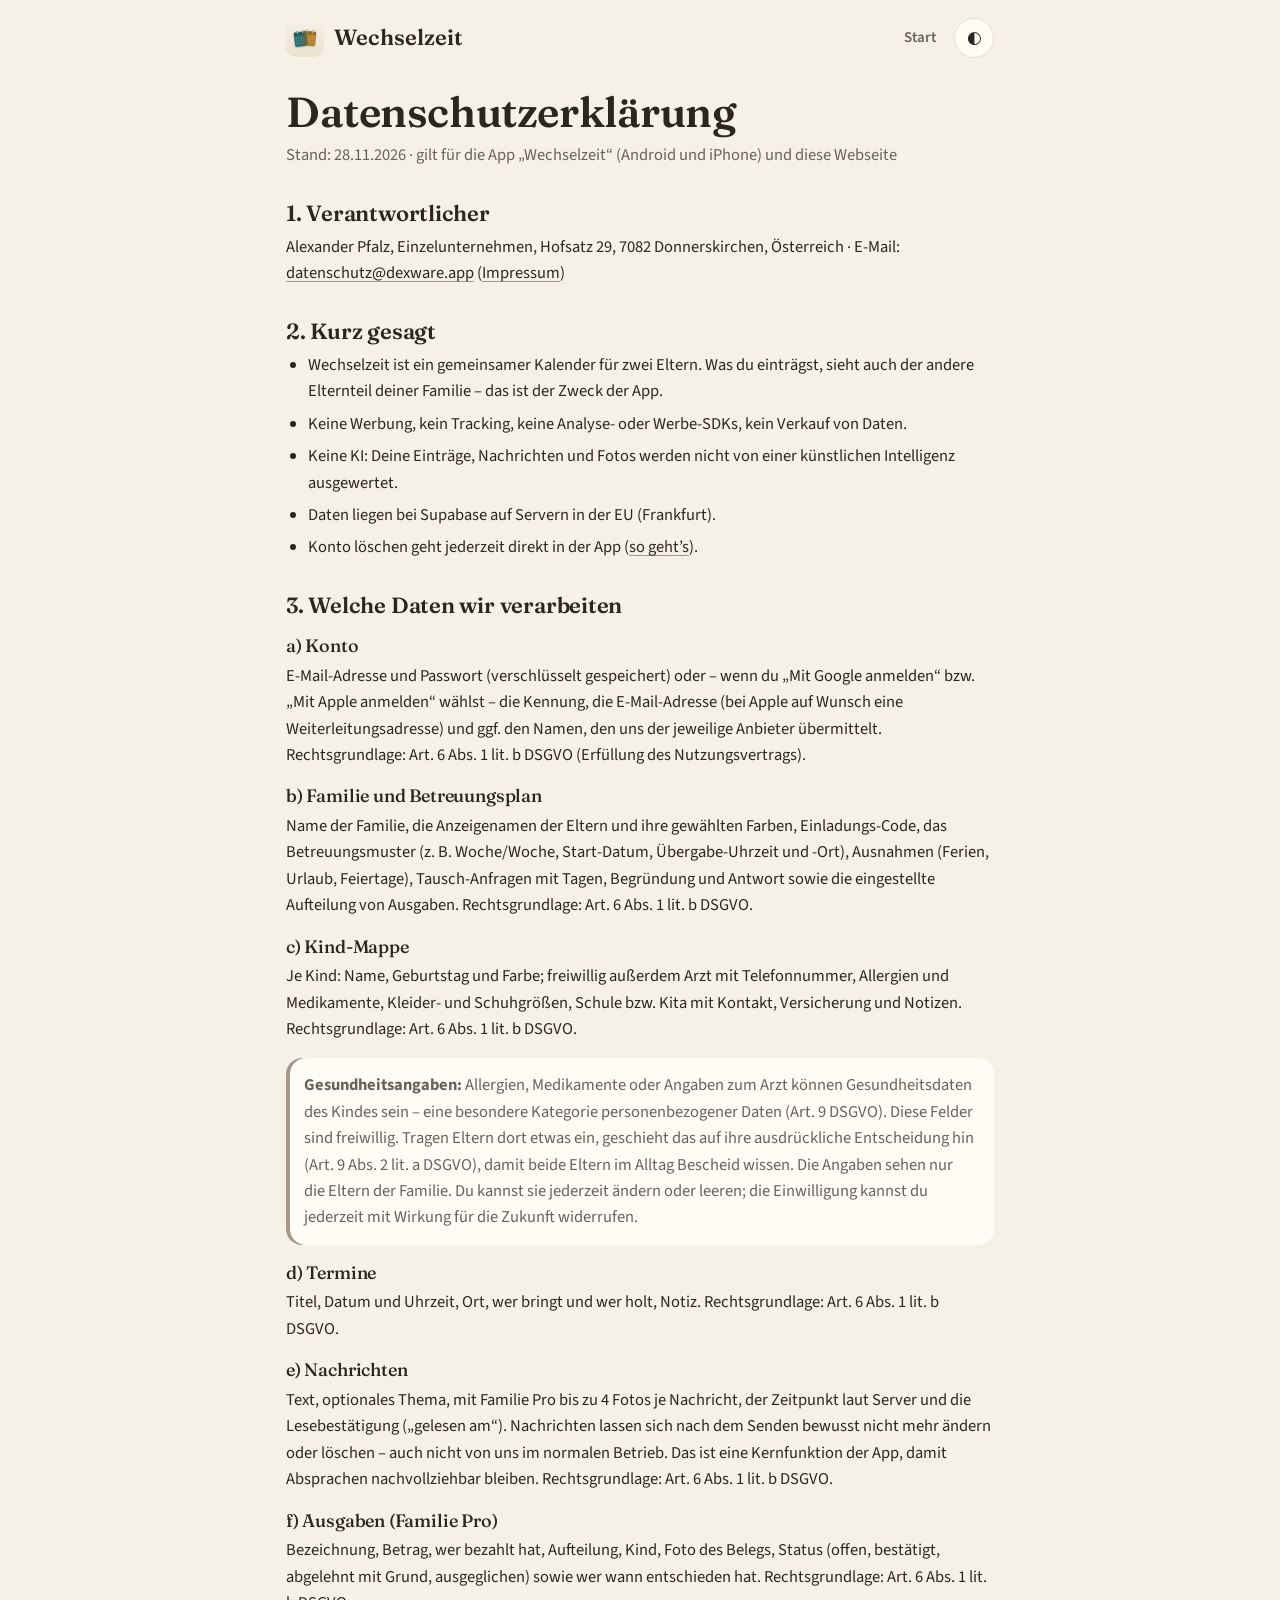
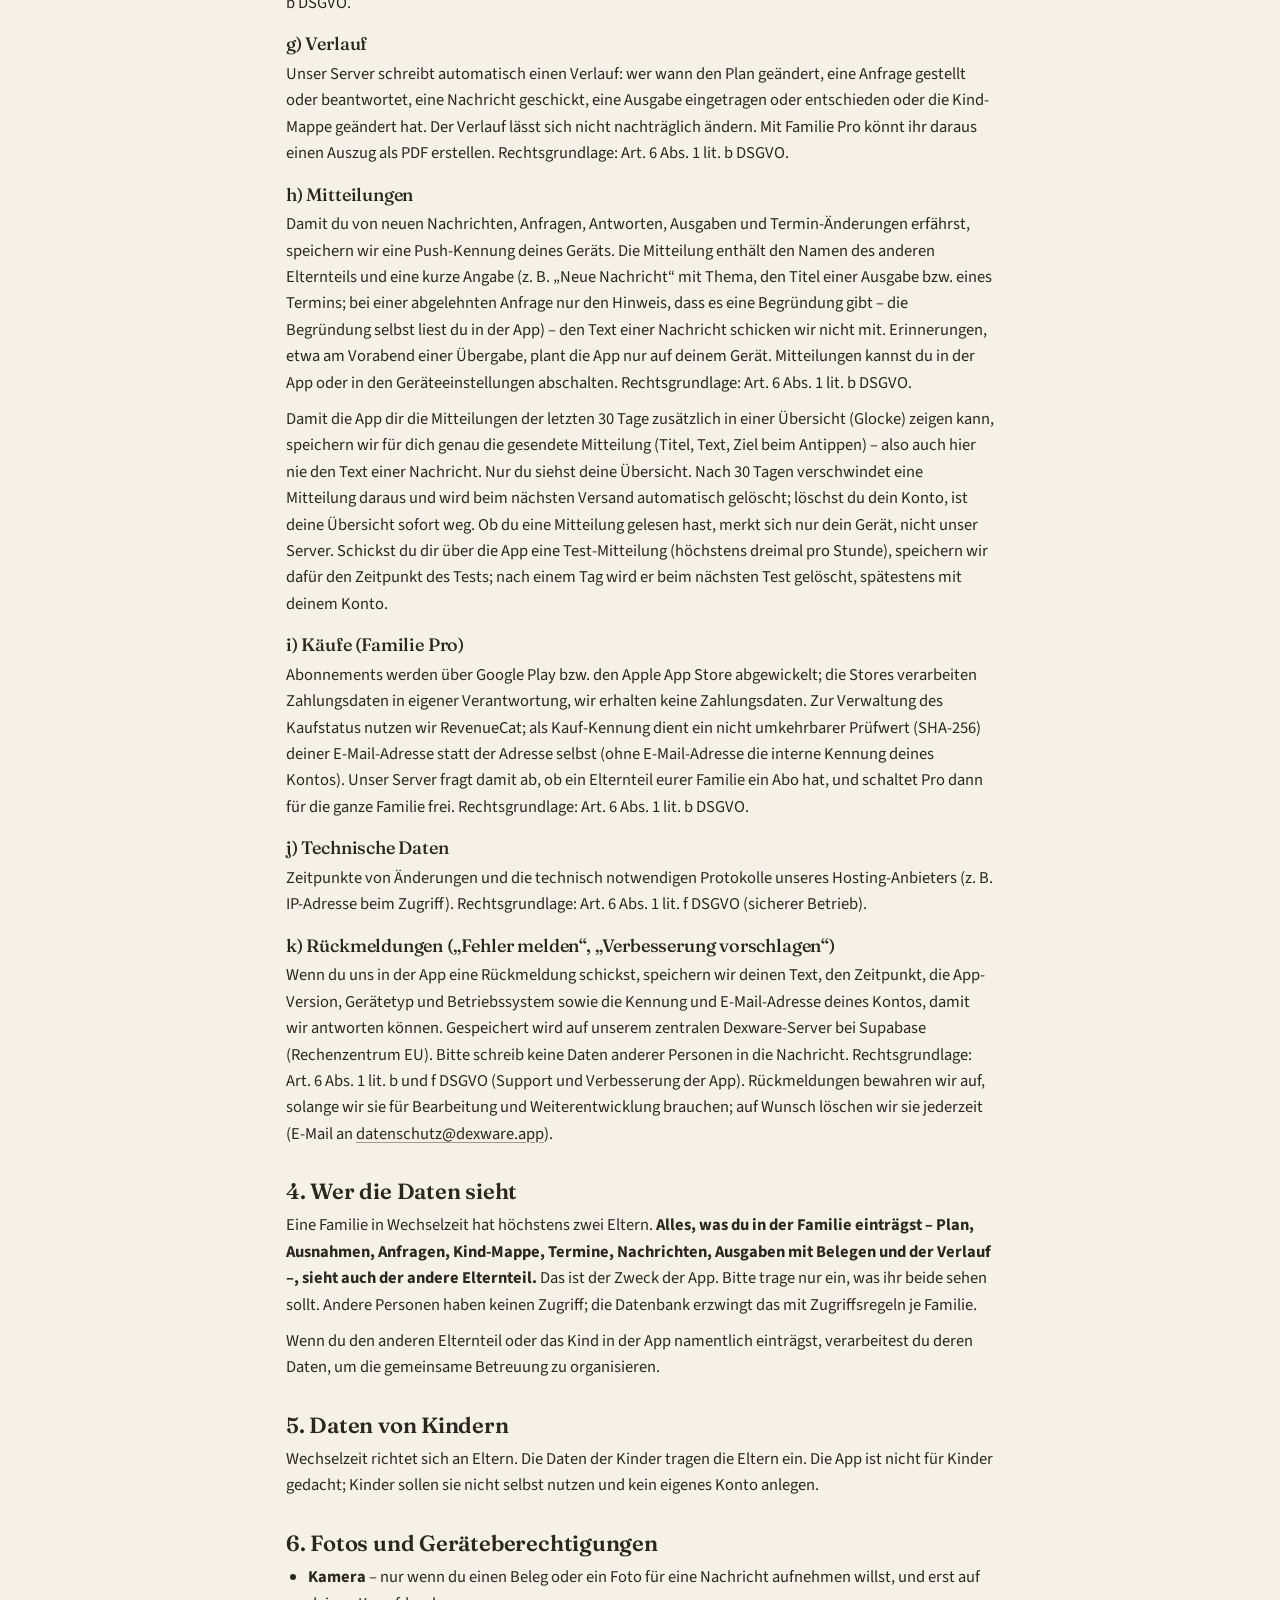
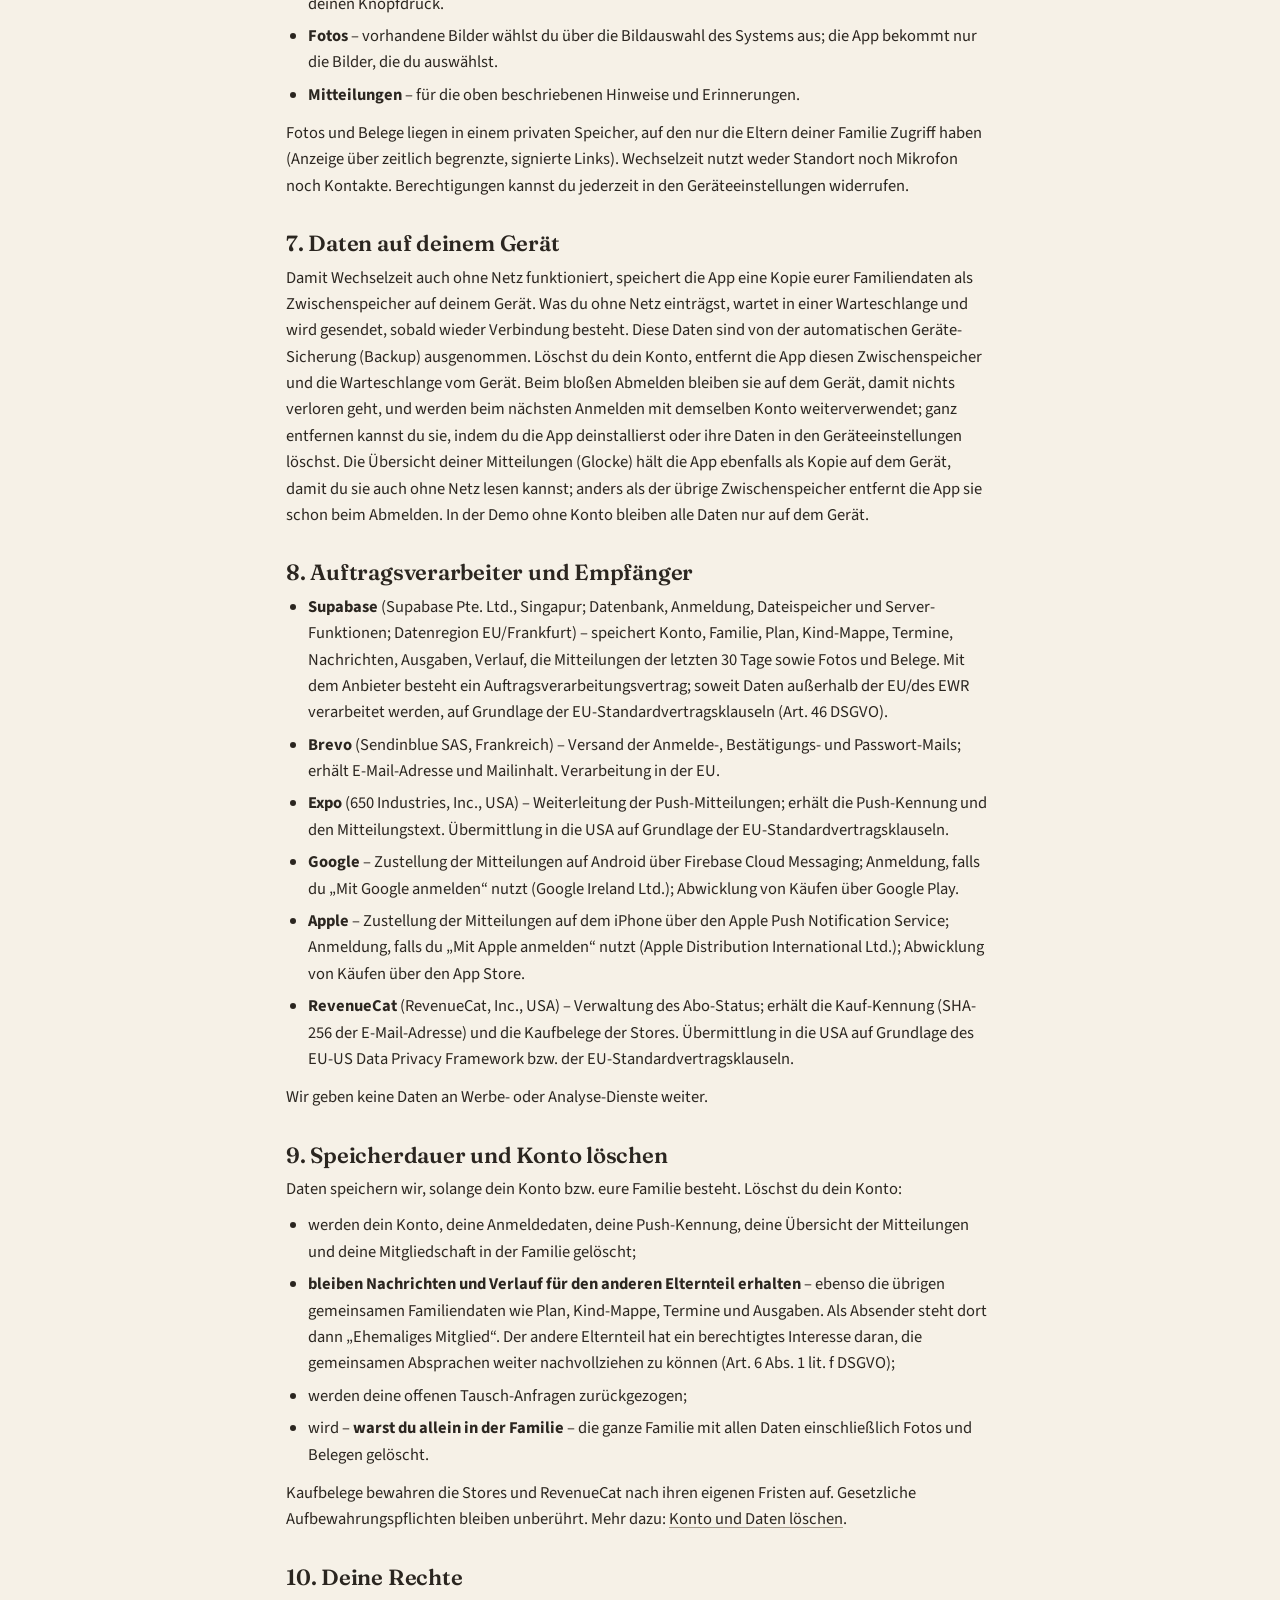
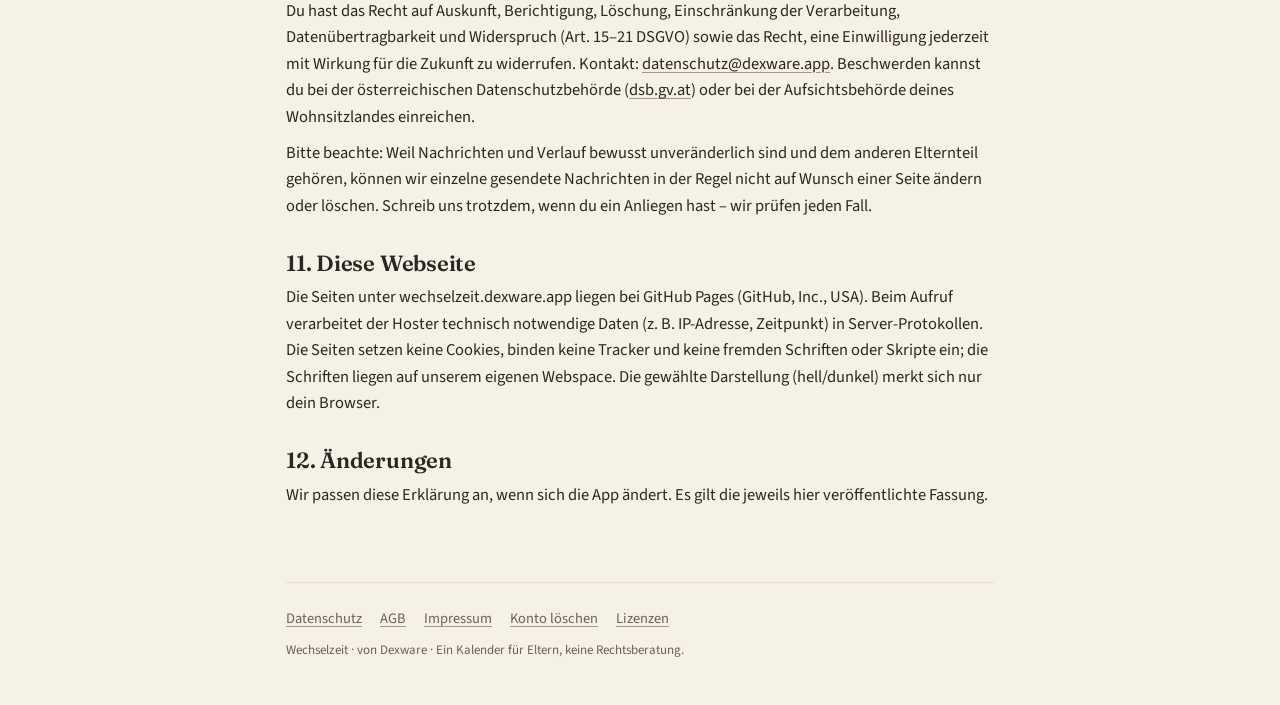
<file: datenschutz.html>
<!DOCTYPE html>
<html lang="de">
<head>
  <meta charset="utf-8" />
  <meta name="viewport" content="width=device-width, initial-scale=1" />
  <title>Datenschutzerklärung – Wechselzeit</title>
  <meta name="description" content="Welche Daten Wechselzeit verarbeitet, wozu, wo sie liegen und welche Rechte du hast." />
  <meta name="robots" content="all" />
  <meta name="theme-color" content="#F6F1E7" media="(prefers-color-scheme: light)" />
  <meta name="theme-color" content="#1A1714" media="(prefers-color-scheme: dark)" />
  <link rel="icon" href="/favicon.ico" sizes="16x16 32x32 48x48" />
  <link rel="icon" type="image/png" sizes="48x48" href="/assets/favicon-48.png" />
  <link rel="icon" type="image/png" sizes="96x96" href="/assets/favicon-96.png" />
  <link rel="icon" type="image/png" sizes="192x192" href="/assets/favicon-192.png" />
  <link rel="apple-touch-icon" href="img/apple-touch-icon.png" />
  <link rel="canonical" href="https://wechselzeit.dexware.app/datenschutz.html" />
  <link rel="stylesheet" href="site.css" />
  <script>(function(){try{var t=localStorage.getItem('wz-theme');if(t==='light'||t==='dark')document.documentElement.setAttribute('data-theme',t);}catch(e){}})();</script>
  <meta property="og:type" content="website" />
  <meta property="og:site_name" content="Wechselzeit" />
  <meta property="og:title" content="Datenschutzerklärung – Wechselzeit" />
  <meta property="og:description" content="Welche Daten Wechselzeit verarbeitet, wozu, wo sie liegen und welche Rechte du hast." />
  <meta property="og:url" content="https://wechselzeit.dexware.app/datenschutz.html" />
  <meta property="og:image" content="https://wechselzeit.dexware.app/img/icon-512.png" />
  <meta property="og:image:width" content="512" />
  <meta property="og:image:height" content="512" />
  <meta name="twitter:card" content="summary" />
  <script type="application/ld+json">{"@context":"https://schema.org","@graph":[{"@type":"WebPage","@id":"https://wechselzeit.dexware.app/datenschutz.html#webpage","url":"https://wechselzeit.dexware.app/datenschutz.html","name":"Datenschutzerklärung","description":"Welche Daten Wechselzeit verarbeitet, wozu, wo sie liegen und welche Rechte du hast.","inLanguage":"de","isPartOf":{"@type":"WebSite","url":"https://wechselzeit.dexware.app/","name":"Wechselzeit"},"publisher":{"@type":"Organization","@id":"https://dexware.app/#organization","name":"Dexware","url":"https://dexware.app/"}},{"@type":"BreadcrumbList","itemListElement":[{"@type":"ListItem","position":1,"name":"Wechselzeit","item":"https://wechselzeit.dexware.app/"},{"@type":"ListItem","position":2,"name":"Datenschutzerklärung","item":"https://wechselzeit.dexware.app/datenschutz.html"}]}]}</script>
</head>
<body>
<a class="skip" href="#inhalt">Zum Inhalt springen</a>
<div class="wrap narrow">
  <header class="top"><a class="brand" href="./"><img src="img/icon-192.png" alt="" width="38" height="38" />Wechselzeit</a><nav aria-label="Hauptnavigation"><a href="./">Start</a><button class="theme-btn" type="button" id="themeBtn" aria-label="Hell oder dunkel umschalten">◐</button></nav></header>
  <main class="doc" id="inhalt">

  <h1>Datenschutzerklärung</h1>
  <p class="stand">Stand: 28.11.2026 · gilt für die App „Wechselzeit“ (Android und iPhone) und diese Webseite</p>

  <h2 id="1">1. Verantwortlicher</h2>
  <p>Alexander Pfalz, Einzelunternehmen, Hofsatz 29, 7082 Donnerskirchen, Österreich · E-Mail: <a href="mailto:datenschutz@dexware.app">datenschutz@dexware.app</a> (<a href="impressum.html">Impressum</a>)</p>

  <h2 id="2">2. Kurz gesagt</h2>
  <ul>
    <li>Wechselzeit ist ein gemeinsamer Kalender für zwei Eltern. Was du einträgst, sieht auch der andere Elternteil deiner Familie – das ist der Zweck der App.</li>
    <li>Keine Werbung, kein Tracking, keine Analyse- oder Werbe-SDKs, kein Verkauf von Daten.</li>
    <li>Keine KI: Deine Einträge, Nachrichten und Fotos werden nicht von einer künstlichen Intelligenz ausgewertet.</li>
    <li>Daten liegen bei Supabase auf Servern in der EU (Frankfurt).</li>
    <li>Konto löschen geht jederzeit direkt in der App (<a href="konto-loeschung.html">so geht’s</a>).</li>
  </ul>

  <h2 id="3">3. Welche Daten wir verarbeiten</h2>

  <h3>a) Konto</h3>
  <p>E-Mail-Adresse und Passwort (verschlüsselt gespeichert) oder – wenn du „Mit Google anmelden“ bzw. „Mit Apple anmelden“ wählst – die Kennung, die E-Mail-Adresse (bei Apple auf Wunsch eine Weiterleitungsadresse) und ggf. den Namen, den uns der jeweilige Anbieter übermittelt. Rechtsgrundlage: Art. 6 Abs. 1 lit. b DSGVO (Erfüllung des Nutzungsvertrags).</p>

  <h3>b) Familie und Betreuungsplan</h3>
  <p>Name der Familie, die Anzeigenamen der Eltern und ihre gewählten Farben, Einladungs-Code, das Betreuungsmuster (z. B. Woche/Woche, Start-Datum, Übergabe-Uhrzeit und -Ort), Ausnahmen (Ferien, Urlaub, Feiertage), Tausch-Anfragen mit Tagen, Begründung und Antwort sowie die eingestellte Aufteilung von Ausgaben. Rechtsgrundlage: Art. 6 Abs. 1 lit. b DSGVO.</p>

  <h3>c) Kind-Mappe</h3>
  <p>Je Kind: Name, Geburtstag und Farbe; freiwillig außerdem Arzt mit Telefonnummer, Allergien und Medikamente, Kleider- und Schuhgrößen, Schule bzw. Kita mit Kontakt, Versicherung und Notizen. Rechtsgrundlage: Art. 6 Abs. 1 lit. b DSGVO.</p>
  <div class="note">
    <p><strong>Gesundheitsangaben:</strong> Allergien, Medikamente oder Angaben zum Arzt können Gesundheitsdaten des Kindes sein – eine besondere Kategorie personenbezogener Daten (Art. 9 DSGVO). Diese Felder sind freiwillig. Tragen Eltern dort etwas ein, geschieht das auf ihre ausdrückliche Entscheidung hin (Art. 9 Abs. 2 lit. a DSGVO), damit beide Eltern im Alltag Bescheid wissen. Die Angaben sehen nur die Eltern der Familie. Du kannst sie jederzeit ändern oder leeren; die Einwilligung kannst du jederzeit mit Wirkung für die Zukunft widerrufen.</p>
  </div>

  <h3>d) Termine</h3>
  <p>Titel, Datum und Uhrzeit, Ort, wer bringt und wer holt, Notiz. Rechtsgrundlage: Art. 6 Abs. 1 lit. b DSGVO.</p>

  <h3>e) Nachrichten</h3>
  <p>Text, optionales Thema, mit Familie Pro bis zu 4 Fotos je Nachricht, der Zeitpunkt laut Server und die Lesebestätigung („gelesen am“). Nachrichten lassen sich nach dem Senden bewusst nicht mehr ändern oder löschen – auch nicht von uns im normalen Betrieb. Das ist eine Kernfunktion der App, damit Absprachen nachvollziehbar bleiben. Rechtsgrundlage: Art. 6 Abs. 1 lit. b DSGVO.</p>

  <h3>f) Ausgaben (Familie Pro)</h3>
  <p>Bezeichnung, Betrag, wer bezahlt hat, Aufteilung, Kind, Foto des Belegs, Status (offen, bestätigt, abgelehnt mit Grund, ausgeglichen) sowie wer wann entschieden hat. Rechtsgrundlage: Art. 6 Abs. 1 lit. b DSGVO.</p>

  <h3>g) Verlauf</h3>
  <p>Unser Server schreibt automatisch einen Verlauf: wer wann den Plan geändert, eine Anfrage gestellt oder beantwortet, eine Nachricht geschickt, eine Ausgabe eingetragen oder entschieden oder die Kind-Mappe geändert hat. Der Verlauf lässt sich nicht nachträglich ändern. Mit Familie Pro könnt ihr daraus einen Auszug als PDF erstellen. Rechtsgrundlage: Art. 6 Abs. 1 lit. b DSGVO.</p>

  <h3>h) Mitteilungen</h3>
  <p>Damit du von neuen Nachrichten, Anfragen, Antworten, Ausgaben und Termin-Änderungen erfährst, speichern wir eine Push-Kennung deines Geräts. Die Mitteilung enthält den Namen des anderen Elternteils und eine kurze Angabe (z. B. „Neue Nachricht“ mit Thema, den Titel einer Ausgabe bzw. eines Termins; bei einer abgelehnten Anfrage nur den Hinweis, dass es eine Begründung gibt – die Begründung selbst liest du in der App) – den Text einer Nachricht schicken wir nicht mit. Erinnerungen, etwa am Vorabend einer Übergabe, plant die App nur auf deinem Gerät. Mitteilungen kannst du in der App oder in den Geräteeinstellungen abschalten. Rechtsgrundlage: Art. 6 Abs. 1 lit. b DSGVO.</p>
  <p>Damit die App dir die Mitteilungen der letzten 30 Tage zusätzlich in einer Übersicht (Glocke) zeigen kann, speichern wir für dich genau die gesendete Mitteilung (Titel, Text, Ziel beim Antippen) – also auch hier nie den Text einer Nachricht. Nur du siehst deine Übersicht. Nach 30 Tagen verschwindet eine Mitteilung daraus und wird beim nächsten Versand automatisch gelöscht; löschst du dein Konto, ist deine Übersicht sofort weg. Ob du eine Mitteilung gelesen hast, merkt sich nur dein Gerät, nicht unser Server. Schickst du dir über die App eine Test-Mitteilung (höchstens dreimal pro Stunde), speichern wir dafür den Zeitpunkt des Tests; nach einem Tag wird er beim nächsten Test gelöscht, spätestens mit deinem Konto.</p>

  <h3>i) Käufe (Familie Pro)</h3>
  <p>Abonnements werden über Google Play bzw. den Apple App Store abgewickelt; die Stores verarbeiten Zahlungsdaten in eigener Verantwortung, wir erhalten keine Zahlungsdaten. Zur Verwaltung des Kaufstatus nutzen wir RevenueCat; als Kauf-Kennung dient ein nicht umkehrbarer Prüfwert (SHA-256) deiner E-Mail-Adresse statt der Adresse selbst (ohne E-Mail-Adresse die interne Kennung deines Kontos). Unser Server fragt damit ab, ob ein Elternteil eurer Familie ein Abo hat, und schaltet Pro dann für die ganze Familie frei. Rechtsgrundlage: Art. 6 Abs. 1 lit. b DSGVO.</p>

  <h3>j) Technische Daten</h3>
  <p>Zeitpunkte von Änderungen und die technisch notwendigen Protokolle unseres Hosting-Anbieters (z. B. IP-Adresse beim Zugriff). Rechtsgrundlage: Art. 6 Abs. 1 lit. f DSGVO (sicherer Betrieb).</p>

  <h3>k) Rückmeldungen („Fehler melden“, „Verbesserung vorschlagen“)</h3>
  <p>Wenn du uns in der App eine Rückmeldung schickst, speichern wir deinen Text, den Zeitpunkt, die App-Version, Gerätetyp und Betriebssystem sowie die Kennung und E-Mail-Adresse deines Kontos, damit wir antworten können. Gespeichert wird auf unserem zentralen Dexware-Server bei Supabase (Rechenzentrum EU). Bitte schreib keine Daten anderer Personen in die Nachricht. Rechtsgrundlage: Art. 6 Abs. 1 lit. b und f DSGVO (Support und Verbesserung der App). Rückmeldungen bewahren wir auf, solange wir sie für Bearbeitung und Weiterentwicklung brauchen; auf Wunsch löschen wir sie jederzeit (E-Mail an <a href="mailto:datenschutz@dexware.app">datenschutz@dexware.app</a>).</p>

  <h2 id="4">4. Wer die Daten sieht</h2>
  <p>Eine Familie in Wechselzeit hat höchstens zwei Eltern. <strong>Alles, was du in der Familie einträgst – Plan, Ausnahmen, Anfragen, Kind-Mappe, Termine, Nachrichten, Ausgaben mit Belegen und der Verlauf –, sieht auch der andere Elternteil.</strong> Das ist der Zweck der App. Bitte trage nur ein, was ihr beide sehen sollt. Andere Personen haben keinen Zugriff; die Datenbank erzwingt das mit Zugriffsregeln je Familie.</p>
  <p>Wenn du den anderen Elternteil oder das Kind in der App namentlich einträgst, verarbeitest du deren Daten, um die gemeinsame Betreuung zu organisieren.</p>

  <h2 id="5">5. Daten von Kindern</h2>
  <p>Wechselzeit richtet sich an Eltern. Die Daten der Kinder tragen die Eltern ein. Die App ist nicht für Kinder gedacht; Kinder sollen sie nicht selbst nutzen und kein eigenes Konto anlegen.</p>

  <h2 id="6">6. Fotos und Geräteberechtigungen</h2>
  <ul>
    <li><strong>Kamera</strong> – nur wenn du einen Beleg oder ein Foto für eine Nachricht aufnehmen willst, und erst auf deinen Knopfdruck.</li>
    <li><strong>Fotos</strong> – vorhandene Bilder wählst du über die Bildauswahl des Systems aus; die App bekommt nur die Bilder, die du auswählst.</li>
    <li><strong>Mitteilungen</strong> – für die oben beschriebenen Hinweise und Erinnerungen.</li>
  </ul>
  <p>Fotos und Belege liegen in einem privaten Speicher, auf den nur die Eltern deiner Familie Zugriff haben (Anzeige über zeitlich begrenzte, signierte Links). Wechselzeit nutzt weder Standort noch Mikrofon noch Kontakte. Berechtigungen kannst du jederzeit in den Geräteeinstellungen widerrufen.</p>

  <h2 id="7">7. Daten auf deinem Gerät</h2>
  <p>Damit Wechselzeit auch ohne Netz funktioniert, speichert die App eine Kopie eurer Familiendaten als Zwischenspeicher auf deinem Gerät. Was du ohne Netz einträgst, wartet in einer Warteschlange und wird gesendet, sobald wieder Verbindung besteht. Diese Daten sind von der automatischen Geräte-Sicherung (Backup) ausgenommen. Löschst du dein Konto, entfernt die App diesen Zwischenspeicher und die Warteschlange vom Gerät. Beim bloßen Abmelden bleiben sie auf dem Gerät, damit nichts verloren geht, und werden beim nächsten Anmelden mit demselben Konto weiterverwendet; ganz entfernen kannst du sie, indem du die App deinstallierst oder ihre Daten in den Geräteeinstellungen löschst. Die Übersicht deiner Mitteilungen (Glocke) hält die App ebenfalls als Kopie auf dem Gerät, damit du sie auch ohne Netz lesen kannst; anders als der übrige Zwischenspeicher entfernt die App sie schon beim Abmelden. In der Demo ohne Konto bleiben alle Daten nur auf dem Gerät.</p>

  <h2 id="8">8. Auftragsverarbeiter und Empfänger</h2>
  <ul>
    <li><strong>Supabase</strong> (Supabase Pte. Ltd., Singapur; Datenbank, Anmeldung, Dateispeicher und Server-Funktionen; Datenregion EU/Frankfurt) – speichert Konto, Familie, Plan, Kind-Mappe, Termine, Nachrichten, Ausgaben, Verlauf, die Mitteilungen der letzten 30 Tage sowie Fotos und Belege. Mit dem Anbieter besteht ein Auftragsverarbeitungsvertrag; soweit Daten außerhalb der EU/des EWR verarbeitet werden, auf Grundlage der EU-Standardvertragsklauseln (Art. 46 DSGVO).</li>
    <li><strong>Brevo</strong> (Sendinblue SAS, Frankreich) – Versand der Anmelde-, Bestätigungs- und Passwort-Mails; erhält E-Mail-Adresse und Mailinhalt. Verarbeitung in der EU.</li>
    <li><strong>Expo</strong> (650 Industries, Inc., USA) – Weiterleitung der Push-Mitteilungen; erhält die Push-Kennung und den Mitteilungstext. Übermittlung in die USA auf Grundlage der EU-Standardvertragsklauseln.</li>
    <li><strong>Google</strong> – Zustellung der Mitteilungen auf Android über Firebase Cloud Messaging; Anmeldung, falls du „Mit Google anmelden“ nutzt (Google Ireland Ltd.); Abwicklung von Käufen über Google Play.</li>
    <li><strong>Apple</strong> – Zustellung der Mitteilungen auf dem iPhone über den Apple Push Notification Service; Anmeldung, falls du „Mit Apple anmelden“ nutzt (Apple Distribution International Ltd.); Abwicklung von Käufen über den App Store.</li>
    <li><strong>RevenueCat</strong> (RevenueCat, Inc., USA) – Verwaltung des Abo-Status; erhält die Kauf-Kennung (SHA-256 der E-Mail-Adresse) und die Kaufbelege der Stores. Übermittlung in die USA auf Grundlage des EU-US Data Privacy Framework bzw. der EU-Standardvertragsklauseln.</li>
  </ul>
  <p>Wir geben keine Daten an Werbe- oder Analyse-Dienste weiter.</p>

  <h2 id="9">9. Speicherdauer und Konto löschen</h2>
  <p>Daten speichern wir, solange dein Konto bzw. eure Familie besteht. Löschst du dein Konto:</p>
  <ul>
    <li>werden dein Konto, deine Anmeldedaten, deine Push-Kennung, deine Übersicht der Mitteilungen und deine Mitgliedschaft in der Familie gelöscht;</li>
    <li><strong>bleiben Nachrichten und Verlauf für den anderen Elternteil erhalten</strong> – ebenso die übrigen gemeinsamen Familiendaten wie Plan, Kind-Mappe, Termine und Ausgaben. Als Absender steht dort dann „Ehemaliges Mitglied“. Der andere Elternteil hat ein berechtigtes Interesse daran, die gemeinsamen Absprachen weiter nachvollziehen zu können (Art. 6 Abs. 1 lit. f DSGVO);</li>
    <li>werden deine offenen Tausch-Anfragen zurückgezogen;</li>
    <li>wird – <strong>warst du allein in der Familie</strong> – die ganze Familie mit allen Daten einschließlich Fotos und Belegen gelöscht.</li>
  </ul>
  <p>Kaufbelege bewahren die Stores und RevenueCat nach ihren eigenen Fristen auf. Gesetzliche Aufbewahrungspflichten bleiben unberührt. Mehr dazu: <a href="konto-loeschung.html">Konto und Daten löschen</a>.</p>

  <h2 id="10">10. Deine Rechte</h2>
  <p>Du hast das Recht auf Auskunft, Berichtigung, Löschung, Einschränkung der Verarbeitung, Datenübertragbarkeit und Widerspruch (Art. 15–21 DSGVO) sowie das Recht, eine Einwilligung jederzeit mit Wirkung für die Zukunft zu widerrufen. Kontakt: <a href="mailto:datenschutz@dexware.app">datenschutz@dexware.app</a>. Beschwerden kannst du bei der österreichischen Datenschutzbehörde (<a href="https://www.dsb.gv.at">dsb.gv.at</a>) oder bei der Aufsichtsbehörde deines Wohnsitzlandes einreichen.</p>
  <p>Bitte beachte: Weil Nachrichten und Verlauf bewusst unveränderlich sind und dem anderen Elternteil gehören, können wir einzelne gesendete Nachrichten in der Regel nicht auf Wunsch einer Seite ändern oder löschen. Schreib uns trotzdem, wenn du ein Anliegen hast – wir prüfen jeden Fall.</p>

  <h2 id="11">11. Diese Webseite</h2>
  <p>Die Seiten unter wechselzeit.dexware.app liegen bei GitHub Pages (GitHub, Inc., USA). Beim Aufruf verarbeitet der Hoster technisch notwendige Daten (z. B. IP-Adresse, Zeitpunkt) in Server-Protokollen. Die Seiten setzen keine Cookies, binden keine Tracker und keine fremden Schriften oder Skripte ein; die Schriften liegen auf unserem eigenen Webspace. Die gewählte Darstellung (hell/dunkel) merkt sich nur dein Browser.</p>

  <h2 id="12">12. Änderungen</h2>
  <p>Wir passen diese Erklärung an, wenn sich die App ändert. Es gilt die jeweils hier veröffentlichte Fassung.</p>

  </main>
  <footer>
    <nav aria-label="Rechtliches"><a href="datenschutz.html" aria-current="page">Datenschutz</a><a href="agb.html">AGB</a><a href="impressum.html">Impressum</a><a href="konto-loeschung.html">Konto löschen</a><a href="lizenzen.html">Lizenzen</a></nav>
    <div class="by">Wechselzeit · von Dexware · Ein Kalender für Eltern, keine Rechtsberatung.</div>
  </footer>
</div>
<script>(function(){var b=document.getElementById('themeBtn');if(!b)return;b.addEventListener('click',function(){var r=document.documentElement;var cur=r.getAttribute('data-theme')||(matchMedia('(prefers-color-scheme: dark)').matches?'dark':'light');var n=cur==='dark'?'light':'dark';r.setAttribute('data-theme',n);try{localStorage.setItem('wz-theme',n);}catch(e){}});})();</script>
</body>
</html>
</file>
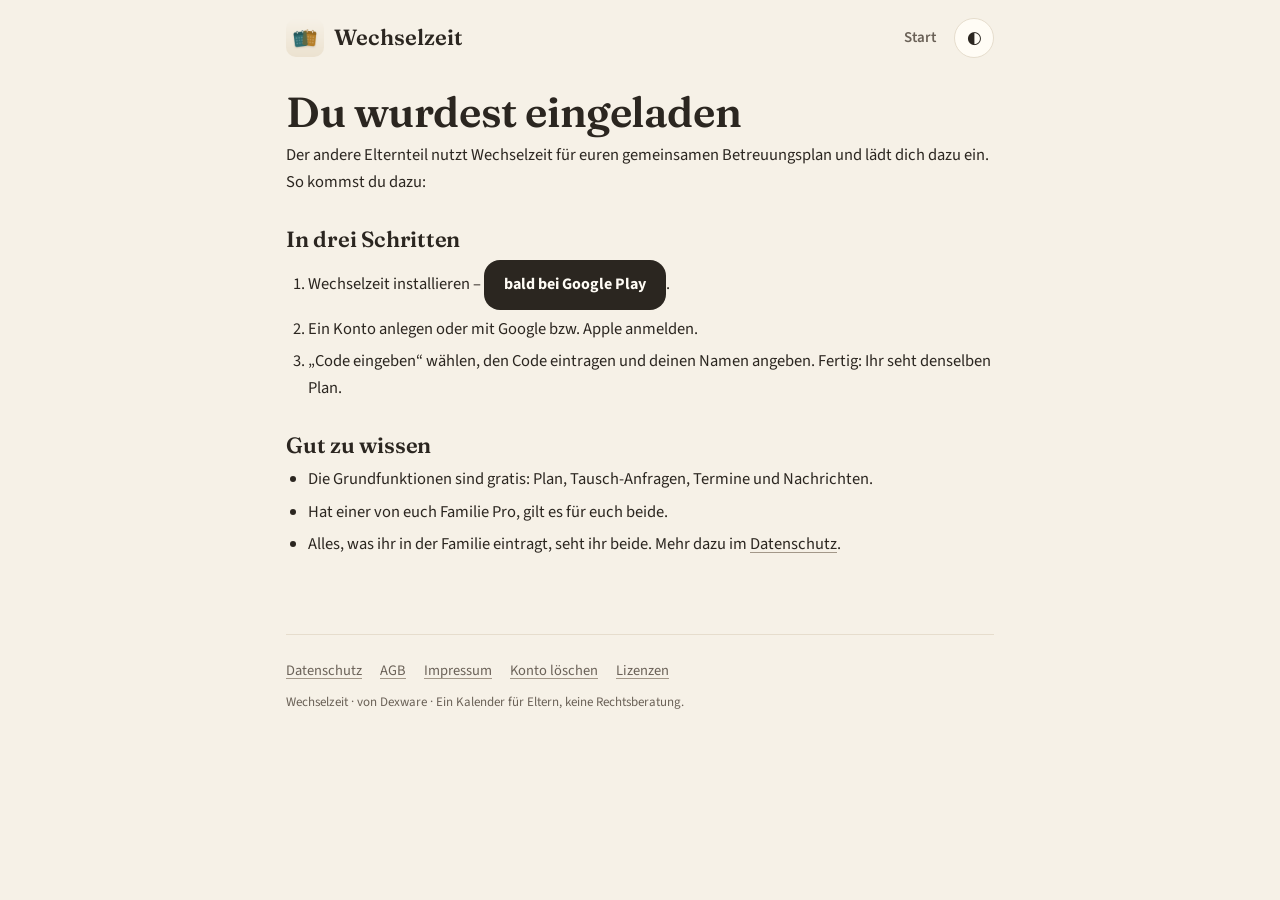
<file: einladung.html>
<!DOCTYPE html>
<html lang="de">
<head>
  <meta charset="utf-8" />
  <meta name="viewport" content="width=device-width, initial-scale=1" />
  <title>Einladung – Wechselzeit</title>
  <meta name="description" content="Du wurdest zu Wechselzeit eingeladen: App laden, anmelden, Einladungs-Code eingeben." />
  <meta name="robots" content="noindex" />
  <meta name="theme-color" content="#F6F1E7" media="(prefers-color-scheme: light)" />
  <meta name="theme-color" content="#1A1714" media="(prefers-color-scheme: dark)" />
  <link rel="icon" href="/favicon.ico" sizes="16x16 32x32 48x48" />
  <link rel="icon" type="image/png" sizes="48x48" href="/assets/favicon-48.png" />
  <link rel="icon" type="image/png" sizes="96x96" href="/assets/favicon-96.png" />
  <link rel="icon" type="image/png" sizes="192x192" href="/assets/favicon-192.png" />
  <link rel="apple-touch-icon" href="img/apple-touch-icon.png" />
  <link rel="canonical" href="https://wechselzeit.dexware.app/einladung.html" />
  <link rel="stylesheet" href="site.css" />
  <script>(function(){try{var t=localStorage.getItem('wz-theme');if(t==='light'||t==='dark')document.documentElement.setAttribute('data-theme',t);}catch(e){}})();</script>
</head>
<body>
<a class="skip" href="#inhalt">Zum Inhalt springen</a>
<div class="wrap narrow">
  <header class="top"><a class="brand" href="./"><img src="img/icon-192.png" alt="" width="38" height="38" />Wechselzeit</a><nav aria-label="Hauptnavigation"><a href="./">Start</a><button class="theme-btn" type="button" id="themeBtn" aria-label="Hell oder dunkel umschalten">◐</button></nav></header>
  <main class="doc" id="inhalt">

  <h1>Du wurdest eingeladen</h1>
  <p>Der andere Elternteil nutzt Wechselzeit für euren gemeinsamen Betreuungsplan und lädt dich dazu ein. So kommst du dazu:</p>

  <div class="note" id="codebox" hidden>
    <p>Dein Einladungs-Code:</p>
    <p><strong id="code" style="font-size:28px;letter-spacing:3px;font-family:'Fraunces',Georgia,serif;"></strong></p>
    <p class="small-print">Der Code gilt 30 Tage und nur einmal. Er steht nur in dieser Adresse (hinter dem #) und wird nicht an unseren Server geschickt.</p>
    <p><a id="open" href="#">In Wechselzeit öffnen</a> – klappt, wenn die App schon installiert ist. Sonst den Code einfach abtippen.</p>
  </div>

  <h2>In drei Schritten</h2>
  <ol>
    <li>Wechselzeit installieren – <span class="store-soon" role="note">bald bei Google Play</span>.</li>
    <li>Ein Konto anlegen oder mit Google bzw. Apple anmelden.</li>
    <li>„Code eingeben“ wählen, den Code eintragen und deinen Namen angeben. Fertig: Ihr seht denselben Plan.</li>
  </ol>

  <h2>Gut zu wissen</h2>
  <ul>
    <li>Die Grundfunktionen sind gratis: Plan, Tausch-Anfragen, Termine und Nachrichten.</li>
    <li>Hat einer von euch Familie Pro, gilt es für euch beide.</li>
    <li>Alles, was ihr in der Familie eintragt, seht ihr beide. Mehr dazu im <a href="datenschutz.html">Datenschutz</a>.</li>
  </ul>

  </main>
  <footer>
    <nav aria-label="Rechtliches"><a href="datenschutz.html">Datenschutz</a><a href="agb.html">AGB</a><a href="impressum.html">Impressum</a><a href="konto-loeschung.html">Konto löschen</a><a href="lizenzen.html">Lizenzen</a></nav>
    <div class="by">Wechselzeit · von Dexware · Ein Kalender für Eltern, keine Rechtsberatung.</div>
  </footer>
</div>
<script>(function(){var b=document.getElementById('themeBtn');if(!b)return;b.addEventListener('click',function(){var r=document.documentElement;var cur=r.getAttribute('data-theme')||(matchMedia('(prefers-color-scheme: dark)').matches?'dark':'light');var n=cur==='dark'?'light':'dark';r.setAttribute('data-theme',n);try{localStorage.setItem('wz-theme',n);}catch(e){}});})();</script>
<script>(function(){var raw=(location.hash||'').slice(1).toUpperCase().replace(/[^A-Z0-9]/g,'');var m=/^WZ([A-Z0-9]{4})([A-Z0-9]{4})$/.exec(raw);if(!m)return;var c='WZ-'+m[1]+'-'+m[2];document.getElementById('code').textContent=c;document.getElementById('open').setAttribute('href','wechselzeit://einladung?code='+c);document.getElementById('codebox').hidden=false;})();</script>
</body>
</html>
</file>
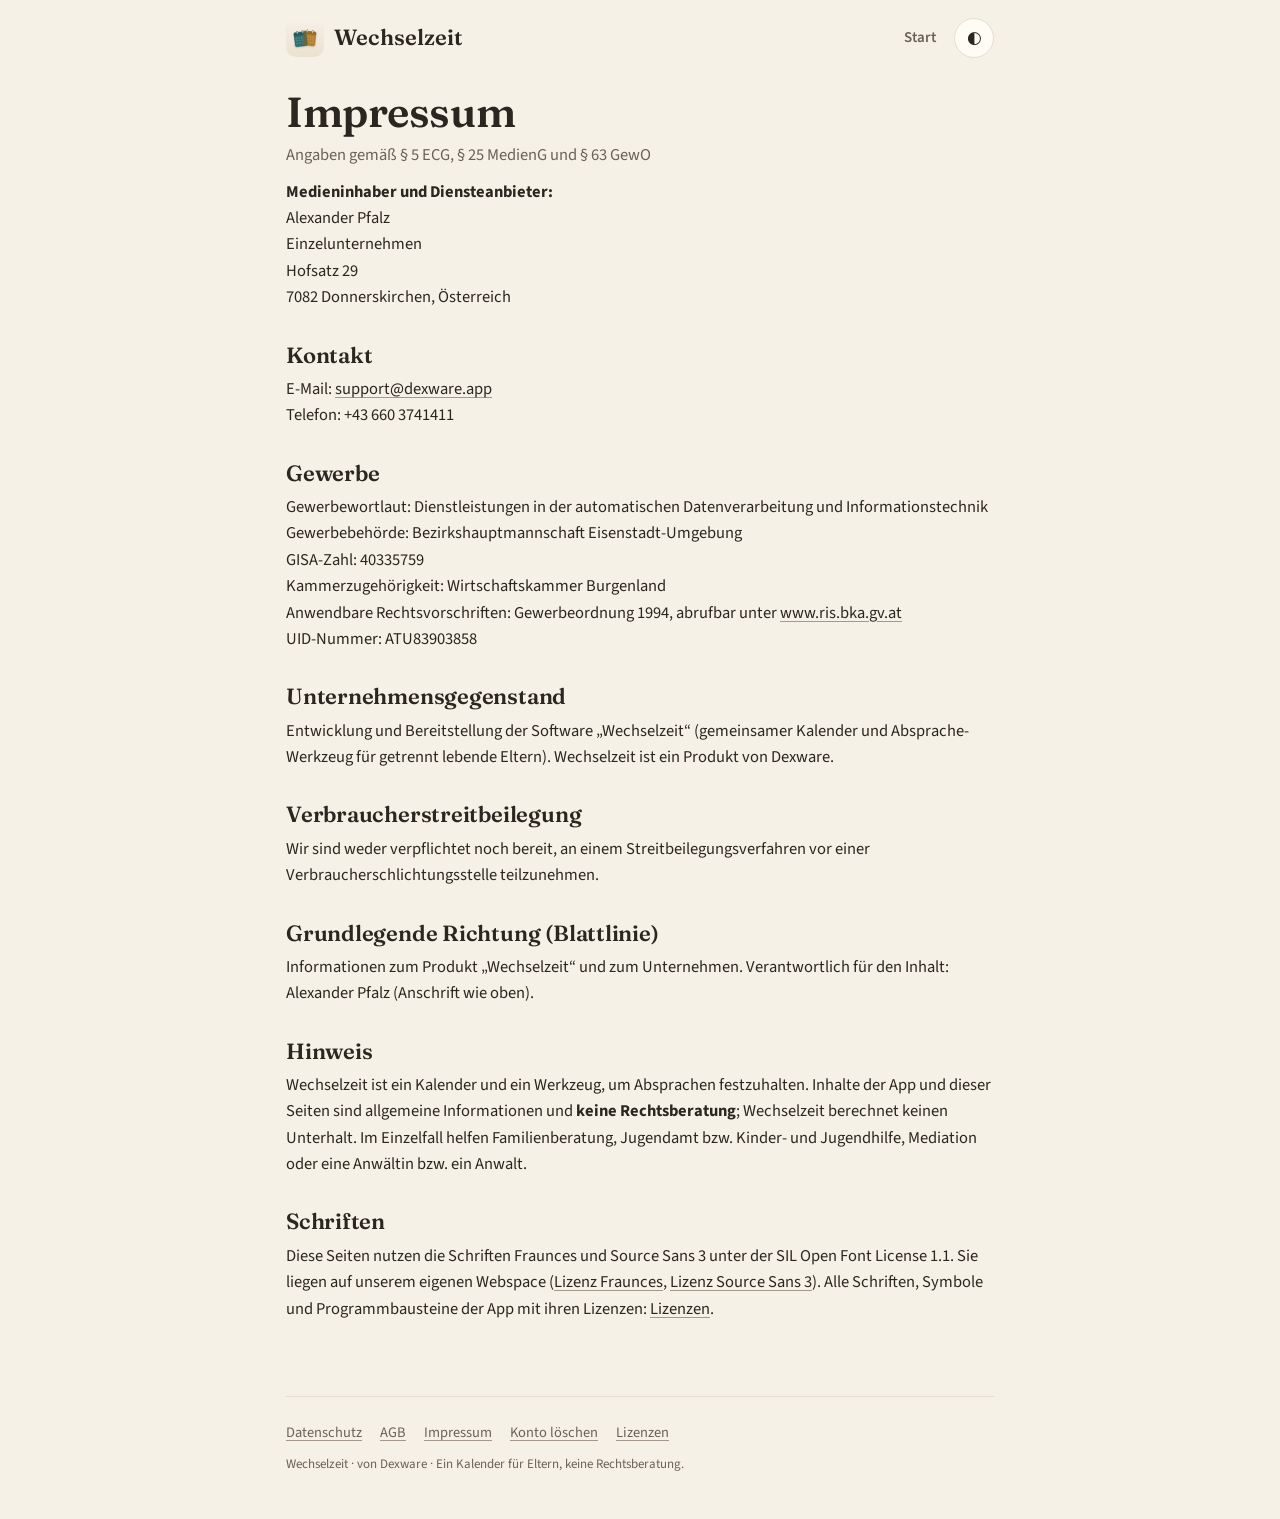
<file: impressum.html>
<!DOCTYPE html>
<html lang="de">
<head>
  <meta charset="utf-8" />
  <meta name="viewport" content="width=device-width, initial-scale=1" />
  <title>Impressum – Wechselzeit</title>
  <meta name="description" content="Impressum und Offenlegung für Wechselzeit, den Kalender für getrennte Eltern." />
  <meta name="robots" content="all" />
  <meta name="theme-color" content="#F6F1E7" media="(prefers-color-scheme: light)" />
  <meta name="theme-color" content="#1A1714" media="(prefers-color-scheme: dark)" />
  <link rel="icon" href="/favicon.ico" sizes="16x16 32x32 48x48" />
  <link rel="icon" type="image/png" sizes="48x48" href="/assets/favicon-48.png" />
  <link rel="icon" type="image/png" sizes="96x96" href="/assets/favicon-96.png" />
  <link rel="icon" type="image/png" sizes="192x192" href="/assets/favicon-192.png" />
  <link rel="apple-touch-icon" href="img/apple-touch-icon.png" />
  <link rel="canonical" href="https://wechselzeit.dexware.app/impressum.html" />
  <link rel="stylesheet" href="site.css" />
  <script>(function(){try{var t=localStorage.getItem('wz-theme');if(t==='light'||t==='dark')document.documentElement.setAttribute('data-theme',t);}catch(e){}})();</script>
  <meta property="og:type" content="website" />
  <meta property="og:site_name" content="Wechselzeit" />
  <meta property="og:title" content="Impressum – Wechselzeit" />
  <meta property="og:description" content="Impressum und Offenlegung für Wechselzeit, den Kalender für getrennte Eltern." />
  <meta property="og:url" content="https://wechselzeit.dexware.app/impressum.html" />
  <meta property="og:image" content="https://wechselzeit.dexware.app/img/icon-512.png" />
  <meta property="og:image:width" content="512" />
  <meta property="og:image:height" content="512" />
  <meta name="twitter:card" content="summary" />
  <script type="application/ld+json">{"@context":"https://schema.org","@graph":[{"@type":"WebPage","@id":"https://wechselzeit.dexware.app/impressum.html#webpage","url":"https://wechselzeit.dexware.app/impressum.html","name":"Impressum","description":"Impressum und Offenlegung für Wechselzeit, den Kalender für getrennte Eltern.","inLanguage":"de","isPartOf":{"@type":"WebSite","url":"https://wechselzeit.dexware.app/","name":"Wechselzeit"},"publisher":{"@type":"Organization","@id":"https://dexware.app/#organization","name":"Dexware","url":"https://dexware.app/"}},{"@type":"BreadcrumbList","itemListElement":[{"@type":"ListItem","position":1,"name":"Wechselzeit","item":"https://wechselzeit.dexware.app/"},{"@type":"ListItem","position":2,"name":"Impressum","item":"https://wechselzeit.dexware.app/impressum.html"}]}]}</script>
</head>
<body>
<a class="skip" href="#inhalt">Zum Inhalt springen</a>
<div class="wrap narrow">
  <header class="top"><a class="brand" href="./"><img src="img/icon-192.png" alt="" width="38" height="38" />Wechselzeit</a><nav aria-label="Hauptnavigation"><a href="./">Start</a><button class="theme-btn" type="button" id="themeBtn" aria-label="Hell oder dunkel umschalten">◐</button></nav></header>
  <main class="doc" id="inhalt">

  <h1>Impressum</h1>
  <p class="stand">Angaben gemäß § 5 ECG, § 25 MedienG und § 63 GewO</p>
  <p><strong>Medieninhaber und Diensteanbieter:</strong><br />Alexander Pfalz<br />Einzelunternehmen<br />Hofsatz 29<br />7082 Donnerskirchen, Österreich</p>

  <h2>Kontakt</h2>
  <p>E-Mail: <a href="mailto:support@dexware.app">support@dexware.app</a><br />Telefon: +43 660 3741411</p>

  <h2>Gewerbe</h2>
  <p>Gewerbewortlaut: Dienstleistungen in der automatischen Datenverarbeitung und Informationstechnik<br />
  Gewerbebehörde: Bezirkshauptmannschaft Eisenstadt-Umgebung<br />
  GISA-Zahl: 40335759<br />
  Kammerzugehörigkeit: Wirtschaftskammer Burgenland<br />
  Anwendbare Rechtsvorschriften: Gewerbeordnung 1994, abrufbar unter <a href="https://www.ris.bka.gv.at">www.ris.bka.gv.at</a><br />
  UID-Nummer: ATU83903858</p>

  <h2>Unternehmensgegenstand</h2>
  <p>Entwicklung und Bereitstellung der Software „Wechselzeit“ (gemeinsamer Kalender und Absprache-Werkzeug für getrennt lebende Eltern). Wechselzeit ist ein Produkt von Dexware.</p>

  <h2>Verbraucherstreitbeilegung</h2>
  <p>Wir sind weder verpflichtet noch bereit, an einem Streitbeilegungsverfahren vor einer Verbraucherschlichtungsstelle teilzunehmen.</p>

  <h2>Grundlegende Richtung (Blattlinie)</h2>
  <p>Informationen zum Produkt „Wechselzeit“ und zum Unternehmen. Verantwortlich für den Inhalt: Alexander Pfalz (Anschrift wie oben).</p>

  <h2>Hinweis</h2>
  <p>Wechselzeit ist ein Kalender und ein Werkzeug, um Absprachen festzuhalten. Inhalte der App und dieser Seiten sind allgemeine Informationen und <strong>keine Rechtsberatung</strong>; Wechselzeit berechnet keinen Unterhalt. Im Einzelfall helfen Familienberatung, Jugendamt bzw. Kinder- und Jugendhilfe, Mediation oder eine Anwältin bzw. ein Anwalt.</p>

  <h2>Schriften</h2>
  <p>Diese Seiten nutzen die Schriften Fraunces und Source Sans 3 unter der SIL Open Font License 1.1. Sie liegen auf unserem eigenen Webspace (<a href="fonts/OFL-Fraunces.txt">Lizenz Fraunces</a>, <a href="fonts/OFL-SourceSans3.txt">Lizenz Source Sans 3</a>). Alle Schriften, Symbole und Programmbausteine der App mit ihren Lizenzen: <a href="lizenzen.html">Lizenzen</a>.</p>

  </main>
  <footer>
    <nav aria-label="Rechtliches"><a href="datenschutz.html">Datenschutz</a><a href="agb.html">AGB</a><a href="impressum.html" aria-current="page">Impressum</a><a href="konto-loeschung.html">Konto löschen</a><a href="lizenzen.html">Lizenzen</a></nav>
    <div class="by">Wechselzeit · von Dexware · Ein Kalender für Eltern, keine Rechtsberatung.</div>
  </footer>
</div>
<script>(function(){var b=document.getElementById('themeBtn');if(!b)return;b.addEventListener('click',function(){var r=document.documentElement;var cur=r.getAttribute('data-theme')||(matchMedia('(prefers-color-scheme: dark)').matches?'dark':'light');var n=cur==='dark'?'light':'dark';r.setAttribute('data-theme',n);try{localStorage.setItem('wz-theme',n);}catch(e){}});})();</script>
</body>
</html>
</file>
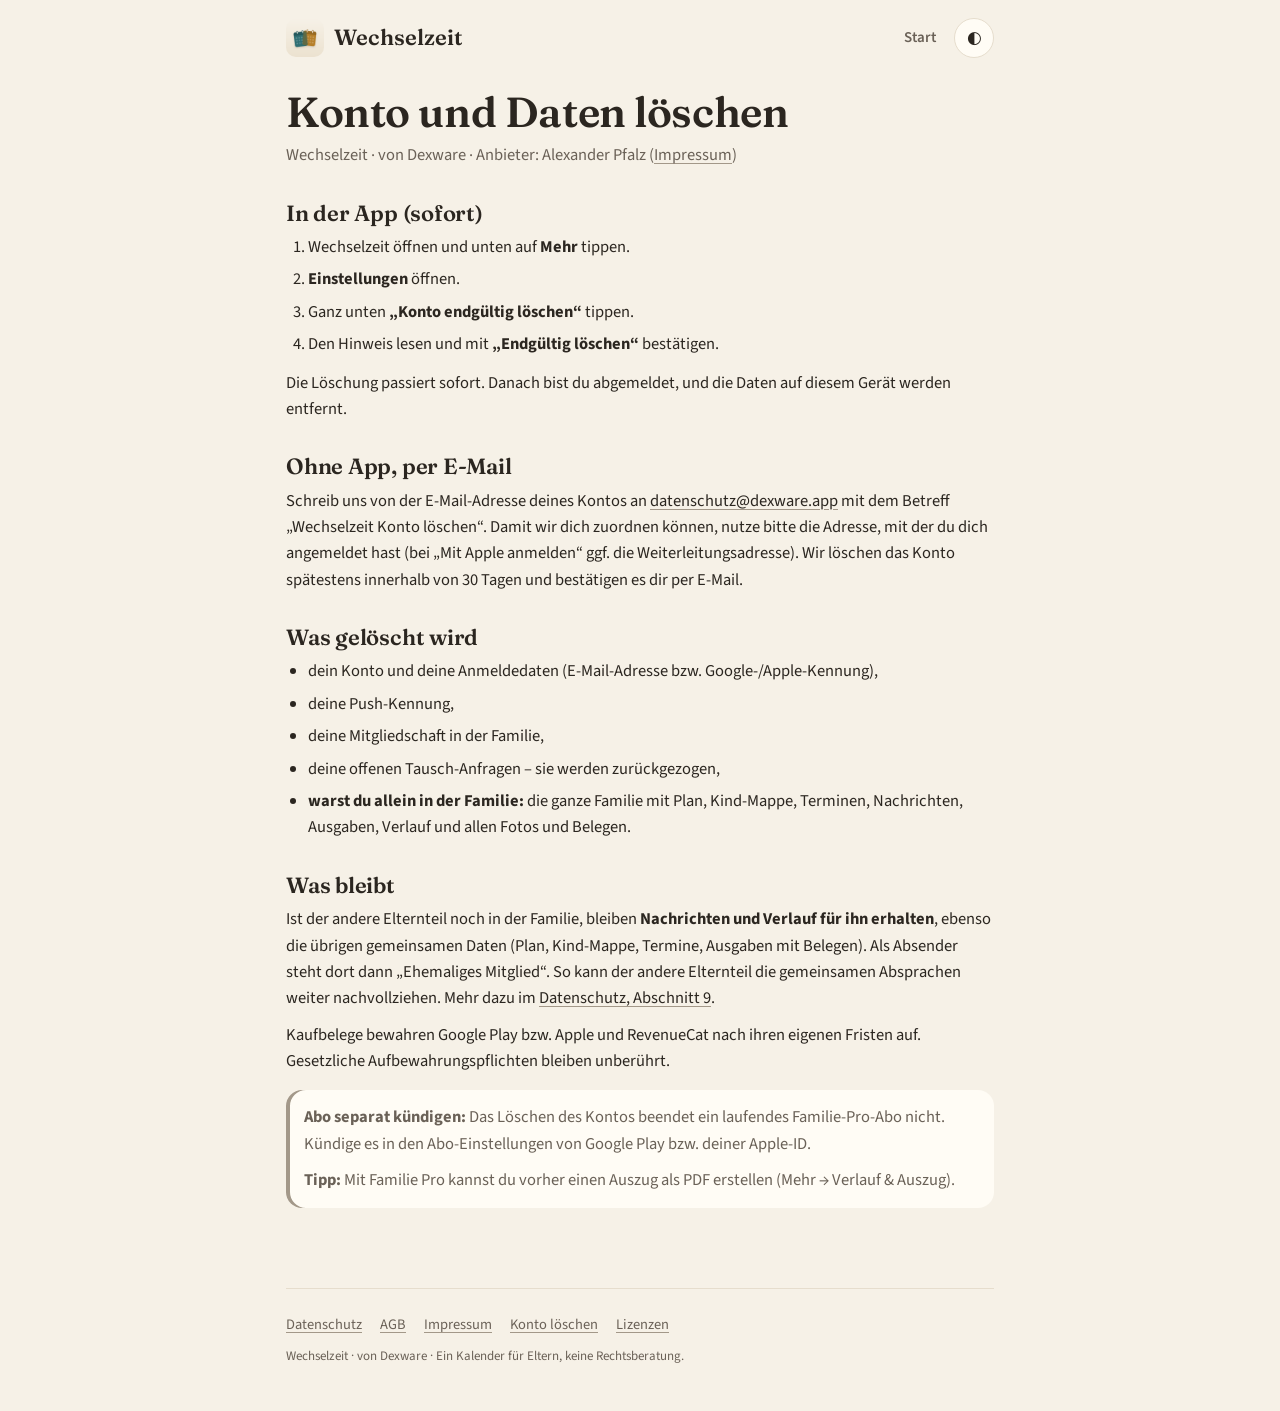
<file: konto-loeschung.html>
<!DOCTYPE html>
<html lang="de">
<head>
  <meta charset="utf-8" />
  <meta name="viewport" content="width=device-width, initial-scale=1" />
  <title>Konto löschen – Wechselzeit</title>
  <meta name="description" content="So löschst du dein Wechselzeit-Konto: in der App oder per E-Mail. Was gelöscht wird und was bleibt." />
  <meta name="robots" content="all" />
  <meta name="theme-color" content="#F6F1E7" media="(prefers-color-scheme: light)" />
  <meta name="theme-color" content="#1A1714" media="(prefers-color-scheme: dark)" />
  <link rel="icon" href="/favicon.ico" sizes="16x16 32x32 48x48" />
  <link rel="icon" type="image/png" sizes="48x48" href="/assets/favicon-48.png" />
  <link rel="icon" type="image/png" sizes="96x96" href="/assets/favicon-96.png" />
  <link rel="icon" type="image/png" sizes="192x192" href="/assets/favicon-192.png" />
  <link rel="apple-touch-icon" href="img/apple-touch-icon.png" />
  <link rel="canonical" href="https://wechselzeit.dexware.app/konto-loeschung.html" />
  <link rel="stylesheet" href="site.css" />
  <script>(function(){try{var t=localStorage.getItem('wz-theme');if(t==='light'||t==='dark')document.documentElement.setAttribute('data-theme',t);}catch(e){}})();</script>
  <meta property="og:type" content="website" />
  <meta property="og:site_name" content="Wechselzeit" />
  <meta property="og:title" content="Konto löschen – Wechselzeit" />
  <meta property="og:description" content="So löschst du dein Wechselzeit-Konto: in der App oder per E-Mail. Was gelöscht wird und was bleibt." />
  <meta property="og:url" content="https://wechselzeit.dexware.app/konto-loeschung.html" />
  <meta property="og:image" content="https://wechselzeit.dexware.app/img/icon-512.png" />
  <meta property="og:image:width" content="512" />
  <meta property="og:image:height" content="512" />
  <meta name="twitter:card" content="summary" />
  <script type="application/ld+json">{"@context":"https://schema.org","@graph":[{"@type":"WebPage","@id":"https://wechselzeit.dexware.app/konto-loeschung.html#webpage","url":"https://wechselzeit.dexware.app/konto-loeschung.html","name":"Konto löschen","description":"So löschst du dein Wechselzeit-Konto: in der App oder per E-Mail. Was gelöscht wird und was bleibt.","inLanguage":"de","isPartOf":{"@type":"WebSite","url":"https://wechselzeit.dexware.app/","name":"Wechselzeit"},"publisher":{"@type":"Organization","@id":"https://dexware.app/#organization","name":"Dexware","url":"https://dexware.app/"}},{"@type":"BreadcrumbList","itemListElement":[{"@type":"ListItem","position":1,"name":"Wechselzeit","item":"https://wechselzeit.dexware.app/"},{"@type":"ListItem","position":2,"name":"Konto löschen","item":"https://wechselzeit.dexware.app/konto-loeschung.html"}]}]}</script>
</head>
<body>
<a class="skip" href="#inhalt">Zum Inhalt springen</a>
<div class="wrap narrow">
  <header class="top"><a class="brand" href="./"><img src="img/icon-192.png" alt="" width="38" height="38" />Wechselzeit</a><nav aria-label="Hauptnavigation"><a href="./">Start</a><button class="theme-btn" type="button" id="themeBtn" aria-label="Hell oder dunkel umschalten">◐</button></nav></header>
  <main class="doc" id="inhalt">

  <h1>Konto und Daten löschen</h1>
  <p class="stand">Wechselzeit · von Dexware · Anbieter: Alexander Pfalz (<a href="impressum.html">Impressum</a>)</p>

  <h2>In der App (sofort)</h2>
  <ol>
    <li>Wechselzeit öffnen und unten auf <strong>Mehr</strong> tippen.</li>
    <li><strong>Einstellungen</strong> öffnen.</li>
    <li>Ganz unten <strong>„Konto endgültig löschen“</strong> tippen.</li>
    <li>Den Hinweis lesen und mit <strong>„Endgültig löschen“</strong> bestätigen.</li>
  </ol>
  <p>Die Löschung passiert sofort. Danach bist du abgemeldet, und die Daten auf diesem Gerät werden entfernt.</p>

  <h2>Ohne App, per E-Mail</h2>
  <p>Schreib uns von der E-Mail-Adresse deines Kontos an <a href="mailto:datenschutz@dexware.app?subject=Wechselzeit%20Konto%20l%C3%B6schen">datenschutz@dexware.app</a> mit dem Betreff „Wechselzeit Konto löschen“. Damit wir dich zuordnen können, nutze bitte die Adresse, mit der du dich angemeldet hast (bei „Mit Apple anmelden“ ggf. die Weiterleitungsadresse). Wir löschen das Konto spätestens innerhalb von 30 Tagen und bestätigen es dir per E-Mail.</p>

  <h2>Was gelöscht wird</h2>
  <ul>
    <li>dein Konto und deine Anmeldedaten (E-Mail-Adresse bzw. Google-/Apple-Kennung),</li>
    <li>deine Push-Kennung,</li>
    <li>deine Mitgliedschaft in der Familie,</li>
    <li>deine offenen Tausch-Anfragen – sie werden zurückgezogen,</li>
    <li><strong>warst du allein in der Familie:</strong> die ganze Familie mit Plan, Kind-Mappe, Terminen, Nachrichten, Ausgaben, Verlauf und allen Fotos und Belegen.</li>
  </ul>

  <h2>Was bleibt</h2>
  <p>Ist der andere Elternteil noch in der Familie, bleiben <strong>Nachrichten und Verlauf für ihn erhalten</strong>, ebenso die übrigen gemeinsamen Daten (Plan, Kind-Mappe, Termine, Ausgaben mit Belegen). Als Absender steht dort dann „Ehemaliges Mitglied“. So kann der andere Elternteil die gemeinsamen Absprachen weiter nachvollziehen. Mehr dazu im <a href="datenschutz.html#9">Datenschutz, Abschnitt 9</a>.</p>
  <p>Kaufbelege bewahren Google Play bzw. Apple und RevenueCat nach ihren eigenen Fristen auf. Gesetzliche Aufbewahrungspflichten bleiben unberührt.</p>

  <div class="note">
    <p><strong>Abo separat kündigen:</strong> Das Löschen des Kontos beendet ein laufendes Familie-Pro-Abo nicht. Kündige es in den Abo-Einstellungen von Google Play bzw. deiner Apple-ID.</p>
    <p><strong>Tipp:</strong> Mit Familie Pro kannst du vorher einen Auszug als PDF erstellen (Mehr → Verlauf &amp; Auszug).</p>
  </div>

  </main>
  <footer>
    <nav aria-label="Rechtliches"><a href="datenschutz.html">Datenschutz</a><a href="agb.html">AGB</a><a href="impressum.html">Impressum</a><a href="konto-loeschung.html" aria-current="page">Konto löschen</a><a href="lizenzen.html">Lizenzen</a></nav>
    <div class="by">Wechselzeit · von Dexware · Ein Kalender für Eltern, keine Rechtsberatung.</div>
  </footer>
</div>
<script>(function(){var b=document.getElementById('themeBtn');if(!b)return;b.addEventListener('click',function(){var r=document.documentElement;var cur=r.getAttribute('data-theme')||(matchMedia('(prefers-color-scheme: dark)').matches?'dark':'light');var n=cur==='dark'?'light':'dark';r.setAttribute('data-theme',n);try{localStorage.setItem('wz-theme',n);}catch(e){}});})();</script>
</body>
</html>
</file>
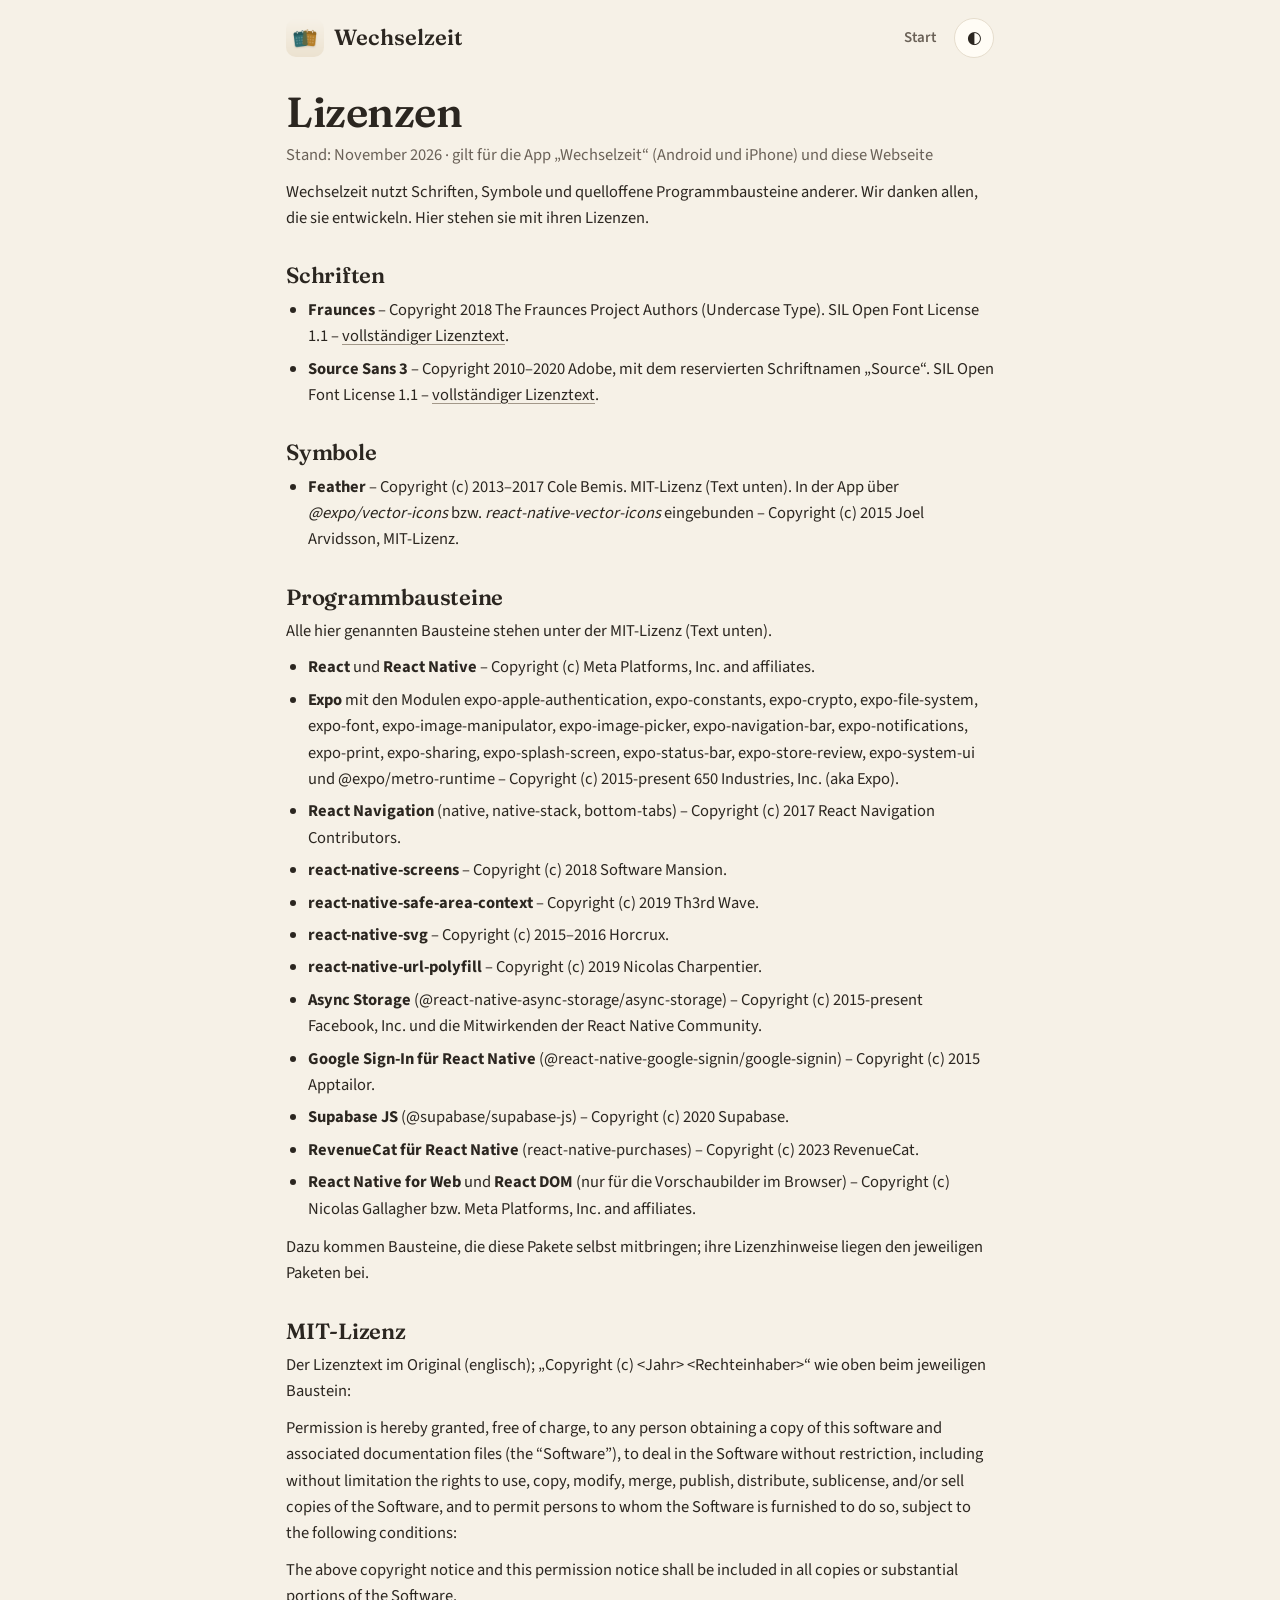
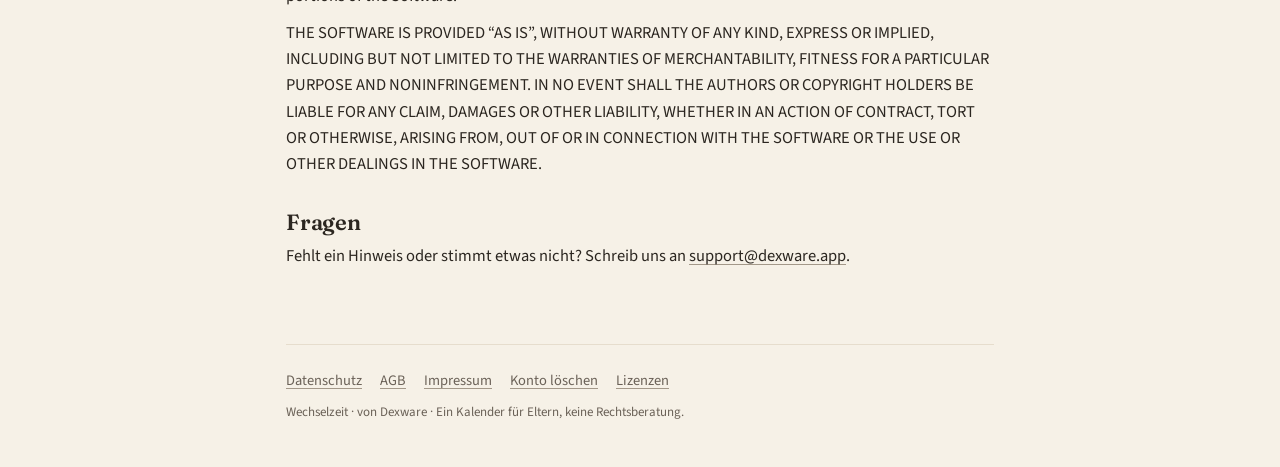
<file: lizenzen.html>
<!DOCTYPE html>
<html lang="de">
<head>
  <meta charset="utf-8" />
  <meta name="viewport" content="width=device-width, initial-scale=1" />
  <title>Lizenzen – Wechselzeit</title>
  <meta name="description" content="Schriften, Symbole und quelloffene Bausteine, die Wechselzeit nutzt, mit ihren Lizenzen." />
  <meta name="robots" content="all" />
  <meta name="theme-color" content="#F6F1E7" media="(prefers-color-scheme: light)" />
  <meta name="theme-color" content="#1A1714" media="(prefers-color-scheme: dark)" />
  <link rel="icon" href="/favicon.ico" sizes="16x16 32x32 48x48" />
  <link rel="icon" type="image/png" sizes="48x48" href="/assets/favicon-48.png" />
  <link rel="icon" type="image/png" sizes="96x96" href="/assets/favicon-96.png" />
  <link rel="icon" type="image/png" sizes="192x192" href="/assets/favicon-192.png" />
  <link rel="apple-touch-icon" href="img/apple-touch-icon.png" />
  <link rel="canonical" href="https://wechselzeit.dexware.app/lizenzen.html" />
  <link rel="stylesheet" href="site.css" />
  <script>(function(){try{var t=localStorage.getItem('wz-theme');if(t==='light'||t==='dark')document.documentElement.setAttribute('data-theme',t);}catch(e){}})();</script>
  <meta property="og:type" content="website" />
  <meta property="og:site_name" content="Wechselzeit" />
  <meta property="og:title" content="Lizenzen – Wechselzeit" />
  <meta property="og:description" content="Schriften, Symbole und quelloffene Bausteine, die Wechselzeit nutzt, mit ihren Lizenzen." />
  <meta property="og:url" content="https://wechselzeit.dexware.app/lizenzen.html" />
  <meta property="og:image" content="https://wechselzeit.dexware.app/img/icon-512.png" />
  <meta property="og:image:width" content="512" />
  <meta property="og:image:height" content="512" />
  <meta name="twitter:card" content="summary" />
  <script type="application/ld+json">{"@context":"https://schema.org","@graph":[{"@type":"WebPage","@id":"https://wechselzeit.dexware.app/lizenzen.html#webpage","url":"https://wechselzeit.dexware.app/lizenzen.html","name":"Lizenzen","description":"Schriften, Symbole und quelloffene Bausteine, die Wechselzeit nutzt, mit ihren Lizenzen.","inLanguage":"de","isPartOf":{"@type":"WebSite","url":"https://wechselzeit.dexware.app/","name":"Wechselzeit"},"publisher":{"@type":"Organization","@id":"https://dexware.app/#organization","name":"Dexware","url":"https://dexware.app/"}},{"@type":"BreadcrumbList","itemListElement":[{"@type":"ListItem","position":1,"name":"Wechselzeit","item":"https://wechselzeit.dexware.app/"},{"@type":"ListItem","position":2,"name":"Lizenzen","item":"https://wechselzeit.dexware.app/lizenzen.html"}]}]}</script>
</head>
<body>
<a class="skip" href="#inhalt">Zum Inhalt springen</a>
<div class="wrap narrow">
  <header class="top"><a class="brand" href="./"><img src="img/icon-192.png" alt="" width="38" height="38" />Wechselzeit</a><nav aria-label="Hauptnavigation"><a href="./">Start</a><button class="theme-btn" type="button" id="themeBtn" aria-label="Hell oder dunkel umschalten">◐</button></nav></header>
  <main class="doc" id="inhalt">

  <h1>Lizenzen</h1>
  <p class="stand">Stand: November 2026 · gilt für die App „Wechselzeit“ (Android und iPhone) und diese Webseite</p>
  <p>Wechselzeit nutzt Schriften, Symbole und quelloffene Programmbausteine anderer. Wir danken allen, die sie entwickeln. Hier stehen sie mit ihren Lizenzen.</p>

  <h2>Schriften</h2>
  <ul>
    <li><strong>Fraunces</strong> – Copyright 2018 The Fraunces Project Authors (Undercase Type). SIL Open Font License 1.1 – <a href="fonts/OFL-Fraunces.txt">vollständiger Lizenztext</a>.</li>
    <li><strong>Source Sans 3</strong> – Copyright 2010–2020 Adobe, mit dem reservierten Schriftnamen „Source“. SIL Open Font License 1.1 – <a href="fonts/OFL-SourceSans3.txt">vollständiger Lizenztext</a>.</li>
  </ul>

  <h2>Symbole</h2>
  <ul>
    <li><strong>Feather</strong> – Copyright (c) 2013–2017 Cole Bemis. MIT-Lizenz (Text unten). In der App über <em>@expo/vector-icons</em> bzw. <em>react-native-vector-icons</em> eingebunden – Copyright (c) 2015 Joel Arvidsson, MIT-Lizenz.</li>
  </ul>

  <h2>Programmbausteine</h2>
  <p>Alle hier genannten Bausteine stehen unter der MIT-Lizenz (Text unten).</p>
  <ul>
    <li><strong>React</strong> und <strong>React Native</strong> – Copyright (c) Meta Platforms, Inc. and affiliates.</li>
    <li><strong>Expo</strong> mit den Modulen expo-apple-authentication, expo-constants, expo-crypto, expo-file-system, expo-font, expo-image-manipulator, expo-image-picker, expo-navigation-bar, expo-notifications, expo-print, expo-sharing, expo-splash-screen, expo-status-bar, expo-store-review, expo-system-ui und @expo/metro-runtime – Copyright (c) 2015-present 650 Industries, Inc. (aka Expo).</li>
    <li><strong>React Navigation</strong> (native, native-stack, bottom-tabs) – Copyright (c) 2017 React Navigation Contributors.</li>
    <li><strong>react-native-screens</strong> – Copyright (c) 2018 Software Mansion.</li>
    <li><strong>react-native-safe-area-context</strong> – Copyright (c) 2019 Th3rd Wave.</li>
    <li><strong>react-native-svg</strong> – Copyright (c) 2015–2016 Horcrux.</li>
    <li><strong>react-native-url-polyfill</strong> – Copyright (c) 2019 Nicolas Charpentier.</li>
    <li><strong>Async Storage</strong> (@react-native-async-storage/async-storage) – Copyright (c) 2015-present Facebook, Inc. und die Mitwirkenden der React Native Community.</li>
    <li><strong>Google Sign-In für React Native</strong> (@react-native-google-signin/google-signin) – Copyright (c) 2015 Apptailor.</li>
    <li><strong>Supabase JS</strong> (@supabase/supabase-js) – Copyright (c) 2020 Supabase.</li>
    <li><strong>RevenueCat für React Native</strong> (react-native-purchases) – Copyright (c) 2023 RevenueCat.</li>
    <li><strong>React Native for Web</strong> und <strong>React DOM</strong> (nur für die Vorschaubilder im Browser) – Copyright (c) Nicolas Gallagher bzw. Meta Platforms, Inc. and affiliates.</li>
  </ul>
  <p>Dazu kommen Bausteine, die diese Pakete selbst mitbringen; ihre Lizenzhinweise liegen den jeweiligen Paketen bei.</p>

  <h2>MIT-Lizenz</h2>
  <p>Der Lizenztext im Original (englisch); „Copyright (c) &lt;Jahr&gt; &lt;Rechteinhaber&gt;“ wie oben beim jeweiligen Baustein:</p>
  <p>Permission is hereby granted, free of charge, to any person obtaining a copy of this software and associated documentation files (the “Software”), to deal in the Software without restriction, including without limitation the rights to use, copy, modify, merge, publish, distribute, sublicense, and/or sell copies of the Software, and to permit persons to whom the Software is furnished to do so, subject to the following conditions:</p>
  <p>The above copyright notice and this permission notice shall be included in all copies or substantial portions of the Software.</p>
  <p>THE SOFTWARE IS PROVIDED “AS IS”, WITHOUT WARRANTY OF ANY KIND, EXPRESS OR IMPLIED, INCLUDING BUT NOT LIMITED TO THE WARRANTIES OF MERCHANTABILITY, FITNESS FOR A PARTICULAR PURPOSE AND NONINFRINGEMENT. IN NO EVENT SHALL THE AUTHORS OR COPYRIGHT HOLDERS BE LIABLE FOR ANY CLAIM, DAMAGES OR OTHER LIABILITY, WHETHER IN AN ACTION OF CONTRACT, TORT OR OTHERWISE, ARISING FROM, OUT OF OR IN CONNECTION WITH THE SOFTWARE OR THE USE OR OTHER DEALINGS IN THE SOFTWARE.</p>

  <h2>Fragen</h2>
  <p>Fehlt ein Hinweis oder stimmt etwas nicht? Schreib uns an <a href="mailto:support@dexware.app">support@dexware.app</a>.</p>

  </main>
  <footer>
    <nav aria-label="Rechtliches"><a href="datenschutz.html">Datenschutz</a><a href="agb.html">AGB</a><a href="impressum.html">Impressum</a><a href="konto-loeschung.html">Konto löschen</a><a href="lizenzen.html" aria-current="page">Lizenzen</a></nav>
    <div class="by">Wechselzeit · von Dexware · Ein Kalender für Eltern, keine Rechtsberatung.</div>
  </footer>
</div>
<script>(function(){var b=document.getElementById('themeBtn');if(!b)return;b.addEventListener('click',function(){var r=document.documentElement;var cur=r.getAttribute('data-theme')||(matchMedia('(prefers-color-scheme: dark)').matches?'dark':'light');var n=cur==='dark'?'light':'dark';r.setAttribute('data-theme',n);try{localStorage.setItem('wz-theme',n);}catch(e){}});})();</script>
</body>
</html>
</file>
<file: site.css>
/* Wechselzeit — gemeinsamer Look aller Seiten. Ruhige „Papier“-Optik wie in der App.
   Hell/dunkel folgt dem System; Umschalter setzt data-theme. Schriften liegen lokal in /fonts (SIL OFL). */

@font-face { font-family: 'Fraunces'; src: url('fonts/Fraunces_500Medium.ttf') format('truetype'); font-weight: 500; font-style: normal; font-display: swap; }
@font-face { font-family: 'Fraunces'; src: url('fonts/Fraunces_600SemiBold.ttf') format('truetype'); font-weight: 600; font-style: normal; font-display: swap; }
@font-face { font-family: 'Source Sans 3'; src: url('fonts/SourceSans3_400Regular.ttf') format('truetype'); font-weight: 400; font-style: normal; font-display: swap; }
@font-face { font-family: 'Source Sans 3'; src: url('fonts/SourceSans3_600SemiBold.ttf') format('truetype'); font-weight: 600; font-style: normal; font-display: swap; }
@font-face { font-family: 'Source Sans 3'; src: url('fonts/SourceSans3_700Bold.ttf') format('truetype'); font-weight: 700; font-style: normal; font-display: swap; }

:root {
  --bg: #F6F1E7;        /* Papier */
  --surface: #FFFCF5;   /* Blatt */
  --sunk: #EEE7DA;
  --ink: #2B2620;       /* Tinte */
  --ink-soft: #6A6157;
  --ink-faint: #A39889;
  --line: #E6DDCD;
  --button: #2B2620;
  --on-button: #FFFCF5;
  --ok: #4E7A55;
  --ok-soft: #DFEADB;
  --focus: #2B2620;
  --shadow: 0 1px 2px rgba(91, 74, 51, 0.06), 0 10px 30px rgba(91, 74, 51, 0.08);
  /* Elternfarben: Petrol (A) + Bernstein (B) */
  --a-base: #2E6E73; --a-tint: #DEE5E0; --a-strong: #BCCFCB; --a-ink: #193D3F;
  --b-base: #B7802A; --b-tint: #F3E8D5; --b-strong: #E8D4B4; --b-ink: #654617;
  color-scheme: light;
}
@media (prefers-color-scheme: dark) {
  :root:not([data-theme='light']) {
    --bg: #1A1714; --surface: #24201B; --sunk: #2E2923;
    --ink: #F2EBDF; --ink-soft: #BDB2A2; --ink-faint: #7E7466; --line: #383129;
    --button: #F2EBDF; --on-button: #1A1714; --ok: #9CC3A0; --ok-soft: #26382A; --focus: #F2EBDF;
    --shadow: 0 1px 2px rgba(0, 0, 0, 0.3), 0 10px 30px rgba(0, 0, 0, 0.3);
    --a-base: #54888C; --a-tint: #273937; --a-strong: #2A4B4B; --a-ink: #C4D6D8;
    --b-base: #C49750; --b-tint: #533F20; --b-strong: #755523; --b-ink: #EBDBC3;
    color-scheme: dark;
  }
}
:root[data-theme='dark'] {
  --bg: #1A1714; --surface: #24201B; --sunk: #2E2923;
  --ink: #F2EBDF; --ink-soft: #BDB2A2; --ink-faint: #7E7466; --line: #383129;
  --button: #F2EBDF; --on-button: #1A1714; --ok: #9CC3A0; --ok-soft: #26382A; --focus: #F2EBDF;
  --shadow: 0 1px 2px rgba(0, 0, 0, 0.3), 0 10px 30px rgba(0, 0, 0, 0.3);
  --a-base: #54888C; --a-tint: #273937; --a-strong: #2A4B4B; --a-ink: #C4D6D8;
  --b-base: #C49750; --b-tint: #533F20; --b-strong: #755523; --b-ink: #EBDBC3;
  color-scheme: dark;
}

* { box-sizing: border-box; margin: 0; padding: 0; }
html { -webkit-text-size-adjust: 100%; }
body {
  background: var(--bg);
  color: var(--ink);
  font-family: 'Source Sans 3', -apple-system, BlinkMacSystemFont, 'Segoe UI', Roboto, Helvetica, Arial, sans-serif;
  font-size: 17px;
  line-height: 1.6;
  -webkit-font-smoothing: antialiased;
  overflow-x: hidden;
}
a { color: inherit; text-decoration-color: var(--ink-faint); text-underline-offset: 3px; }
a:hover { text-decoration-color: var(--ink); }
img, svg { max-width: 100%; display: block; }
.wrap { max-width: 1040px; margin: 0 auto; padding: 0 16px; }
.narrow { max-width: 740px; }
.skip { position: absolute; left: -9999px; top: 0; }
.skip:focus { left: 16px; top: 12px; background: var(--surface); padding: 8px 12px; border-radius: 10px; z-index: 10; }

h1, h2, h3 { font-family: 'Fraunces', Georgia, 'Times New Roman', serif; font-weight: 600; letter-spacing: -0.01em; line-height: 1.15; }
h1 { font-size: clamp(32px, 7vw, 54px); }
h2 { font-size: clamp(25px, 4.4vw, 34px); }
h3 { font-size: 20px; font-weight: 500; }

/* Kopf */
.top { display: flex; align-items: center; justify-content: space-between; gap: 12px; padding: 18px 0; }
.brand { display: flex; align-items: center; gap: 10px; text-decoration: none; font-family: 'Fraunces', Georgia, serif; font-weight: 600; font-size: 22px; }
.brand img { width: 38px; height: 38px; border-radius: 10px; }
.top nav { display: flex; align-items: center; gap: 18px; font-size: 15px; font-weight: 600; }
.top nav a { text-decoration: none; color: var(--ink-soft); }
.top nav a:hover { color: var(--ink); }
.theme-btn { background: var(--surface); border: 1px solid var(--line); color: var(--ink); border-radius: 999px; width: 40px; height: 40px; display: inline-flex; align-items: center; justify-content: center; cursor: pointer; font-size: 17px; font-family: inherit; }

/* Startseite */
.hero { display: grid; grid-template-columns: 1.05fr 1fr; gap: 48px; align-items: center; padding: 32px 0 56px; }
.hero p.lead { font-size: clamp(18px, 2.4vw, 21px); color: var(--ink-soft); margin: 18px 0 26px; max-width: 34em; }
.eyebrow { font-size: 14px; font-weight: 700; letter-spacing: 0.06em; text-transform: uppercase; color: var(--ink-soft); margin-bottom: 14px; }
.cta { display: flex; flex-wrap: wrap; gap: 12px; align-items: center; }
.store-soon { display: inline-flex; align-items: center; gap: 10px; background: var(--button); color: var(--on-button); border-radius: 16px; padding: 12px 20px; font-weight: 700; font-size: 16px; cursor: default; }
.store-soon svg { width: 20px; height: 20px; }
.hint { font-size: 15px; color: var(--ink-soft); }

.sheet { background: var(--surface); border-radius: 28px; box-shadow: var(--shadow); padding: 22px; }
.today { display: flex; justify-content: space-between; align-items: flex-start; gap: 12px; margin-bottom: 18px; }
.today .who { font-family: 'Fraunces', Georgia, serif; font-size: 24px; font-weight: 600; line-height: 1.2; }
.today .who span { color: var(--a-ink); }
.today small { display: block; font-size: 14px; color: var(--ink-soft); margin-bottom: 2px; }
.chip { font-size: 13.5px; font-weight: 600; background: var(--sunk); border-radius: 999px; padding: 6px 12px; white-space: nowrap; }
.cal-head { display: flex; justify-content: space-between; align-items: center; margin-bottom: 10px; }
.cal-head strong { font-family: 'Fraunces', Georgia, serif; font-weight: 600; font-size: 19px; }
.cal-head .arrows { color: var(--ink-faint); font-size: 18px; letter-spacing: 10px; }
.cal { display: grid; grid-template-columns: repeat(7, minmax(0, 1fr)); gap: 5px; }
.cal .wd { text-align: center; font-size: 12px; font-weight: 600; color: var(--ink-soft); padding-bottom: 2px; }
.cal .wd.we { color: var(--ink); }
.day { position: relative; aspect-ratio: 1 / 1.02; border-radius: 10px; padding: 5px 6px; display: flex; flex-direction: column; justify-content: space-between; overflow: hidden; font-size: 15px; font-weight: 600; }
.day.empty { background: transparent; }
.day.a { background: var(--a-tint); color: var(--a-ink); }
.day.b { background: var(--b-tint); color: var(--b-ink); }
.day .l { align-self: flex-end; font-size: 11px; font-weight: 700; opacity: 0.85; line-height: 1; }
.day .n { position: relative; z-index: 1; line-height: 1; }
/* Übergabetag: schräg geteilt, oben links die Farbe von vorher */
.day.ho::before { content: ''; position: absolute; inset: 0; clip-path: polygon(0 0, 100% 0, 0 100%); }
.day.ho.from-a::before { background: var(--a-tint); }
.day.ho.from-b::before { background: var(--b-tint); }
.day .l { position: relative; z-index: 1; }
.day.today { box-shadow: inset 0 0 0 2px var(--ink); font-weight: 700; }
.day .dot { position: absolute; left: 7px; bottom: 7px; width: 6px; height: 6px; border-radius: 3px; background: var(--ink); }
.legend { display: flex; flex-wrap: wrap; gap: 8px 18px; justify-content: center; margin-top: 14px; font-size: 14px; color: var(--ink-soft); }
.legend span { display: inline-flex; align-items: center; gap: 7px; }
.sw { width: 18px; height: 18px; border-radius: 5px; display: inline-flex; align-items: center; justify-content: center; font-size: 10px; font-weight: 700; }
.sw.a { background: var(--a-tint); color: var(--a-ink); }
.sw.b { background: var(--b-tint); color: var(--b-ink); }
.sw.ho { background: linear-gradient(135deg, var(--a-tint) 50%, var(--b-tint) 50%); }
.sw.dot::after { content: ''; width: 6px; height: 6px; border-radius: 3px; background: var(--ink); }

section.block { padding: 56px 0; border-top: 1px solid var(--line); }
.feature { display: grid; grid-template-columns: 1fr 1fr; gap: 40px; align-items: center; }
.feature p { color: var(--ink-soft); margin-top: 12px; }
.feature ul { list-style: none; margin-top: 16px; display: grid; gap: 8px; }
.feature li { padding-left: 26px; position: relative; }
.feature li::before { content: ''; position: absolute; left: 4px; top: 0.62em; width: 10px; height: 10px; border-radius: 3px; background: var(--ink-faint); }
.card { background: var(--surface); border-radius: 22px; box-shadow: var(--shadow); padding: 20px; }
.pills { display: flex; flex-wrap: wrap; gap: 8px; }
.pill { background: var(--sunk); border-radius: 999px; padding: 7px 14px; font-size: 15px; font-weight: 600; }
.pill.on { background: var(--button); color: var(--on-button); }
.row-days { display: flex; gap: 5px; margin-top: 14px; }
.row-days .day { flex: 1; aspect-ratio: auto; min-height: 46px; }

.req { display: grid; gap: 12px; }
.req .who { font-size: 14px; color: var(--ink-soft); }
.req .title { font-weight: 700; font-size: 17px; }
.req .btns { display: flex; gap: 8px; margin-top: 4px; }
.fake-btn { flex: 1; text-align: center; border-radius: 14px; padding: 10px 12px; font-weight: 700; font-size: 15px; background: var(--sunk); }
.fake-btn.yes { background: var(--button); color: var(--on-button); }
.status { font-size: 14px; color: var(--ok); font-weight: 600; }

.msgs { display: grid; gap: 10px; }
.msg { max-width: 86%; border-radius: 18px; padding: 10px 14px; font-size: 15.5px; }
.msg.a { background: var(--a-tint); color: var(--a-ink); border-bottom-left-radius: 6px; }
.msg.b { background: var(--b-tint); color: var(--b-ink); justify-self: end; border-bottom-right-radius: 6px; }
.msg small { display: block; font-size: 12.5px; opacity: 0.8; margin-top: 3px; }

.sum { font-family: 'Fraunces', Georgia, serif; font-size: 22px; font-weight: 600; margin-bottom: 12px; }
.exp { display: flex; justify-content: space-between; gap: 12px; padding: 10px 0; border-top: 1px solid var(--line); font-size: 15.5px; }
.exp:first-of-type { border-top: 0; }
.exp span:last-child { font-weight: 700; white-space: nowrap; }
.exp small { display: block; color: var(--ink-soft); font-size: 13.5px; }

/* Preise */
.prices { display: grid; grid-template-columns: 1fr 1fr; gap: 20px; margin-top: 28px; }
.price { background: var(--surface); border-radius: 22px; padding: 24px; box-shadow: var(--shadow); }
.price.pro { box-shadow: var(--shadow), inset 0 0 0 2px var(--ink); }
.price h3 { font-size: 22px; font-weight: 600; }
.price .amount { font-family: 'Fraunces', Georgia, serif; font-size: 32px; font-weight: 600; margin: 8px 0 2px; }
.price .amount small { font-family: 'Source Sans 3', sans-serif; font-size: 16px; font-weight: 400; color: var(--ink-soft); }
.price .sub { color: var(--ink-soft); font-size: 15px; margin-bottom: 14px; }
.price ul { list-style: none; display: grid; gap: 8px; }
.price li { padding-left: 28px; position: relative; }
.price li::before { content: '✓'; position: absolute; left: 4px; top: 0; font-weight: 700; color: var(--ok); }
.small-print { font-size: 14.5px; color: var(--ink-soft); margin-top: 18px; }

/* FAQ */
.faq { margin-top: 24px; display: grid; gap: 10px; }
.faq details { background: var(--surface); border-radius: 18px; padding: 4px 20px; box-shadow: var(--shadow); }
.faq summary { cursor: pointer; font-weight: 700; padding: 14px 0; list-style: none; display: flex; justify-content: space-between; gap: 12px; }
.faq summary::-webkit-details-marker { display: none; }
.faq summary::after { content: '+'; font-size: 22px; line-height: 1; color: var(--ink-soft); }
.faq details[open] summary::after { content: '−'; }
.faq details p { padding-bottom: 16px; color: var(--ink-soft); }

/* Text-Seiten */
.doc { padding-bottom: 8px; }
.doc h1 { font-size: clamp(30px, 6vw, 42px); margin: 12px 0 6px; }
.doc h2 { font-size: 22px; margin: 32px 0 8px; }
.doc h3 { font-size: 18px; margin: 18px 0 6px; }
.doc p, .doc li { font-size: 16.5px; }
.doc p { margin-bottom: 10px; }
.doc ul, .doc ol { margin: 8px 0 12px 22px; }
.doc li { margin-bottom: 6px; }
.stand { color: var(--ink-soft); font-size: 14px; margin-bottom: 8px; }
.note { background: var(--surface); border-radius: 16px; padding: 14px 18px; margin: 16px 0; font-size: 15.5px; color: var(--ink-soft); box-shadow: inset 4px 0 0 var(--ink-faint); }
.doc .note p:last-child { margin-bottom: 0; }

/* Fuß */
footer { margin-top: 56px; padding: 24px 0 44px; border-top: 1px solid var(--line); font-size: 14.5px; color: var(--ink-soft); }
footer nav { display: flex; flex-wrap: wrap; gap: 6px 18px; margin-bottom: 10px; }
footer nav a { color: var(--ink-soft); }
footer .by { font-size: 13px; }

a:focus-visible, button:focus-visible, summary:focus-visible { outline: 3px solid var(--focus); outline-offset: 3px; border-radius: 6px; }

@media (max-width: 860px) {
  .hero, .feature { grid-template-columns: 1fr; gap: 32px; }
  .feature .visual { order: 2; }
  .prices { grid-template-columns: 1fr; }
}
@media (max-width: 560px) {
  body { font-size: 16.5px; }
  .top nav .hide-s { display: none; }
  .sheet { padding: 14px; border-radius: 22px; }
  .cal { gap: 3px; }
  .day { padding: 4px; font-size: 13.5px; border-radius: 8px; }
  .day .l { font-size: 10px; }
  .day .dot { left: 5px; bottom: 5px; width: 5px; height: 5px; }
  .today .who { font-size: 21px; }
  section.block { padding: 44px 0; }
}
@media (prefers-reduced-motion: reduce) {
  *, *::before, *::after { animation: none !important; transition: none !important; }
}
</file>
